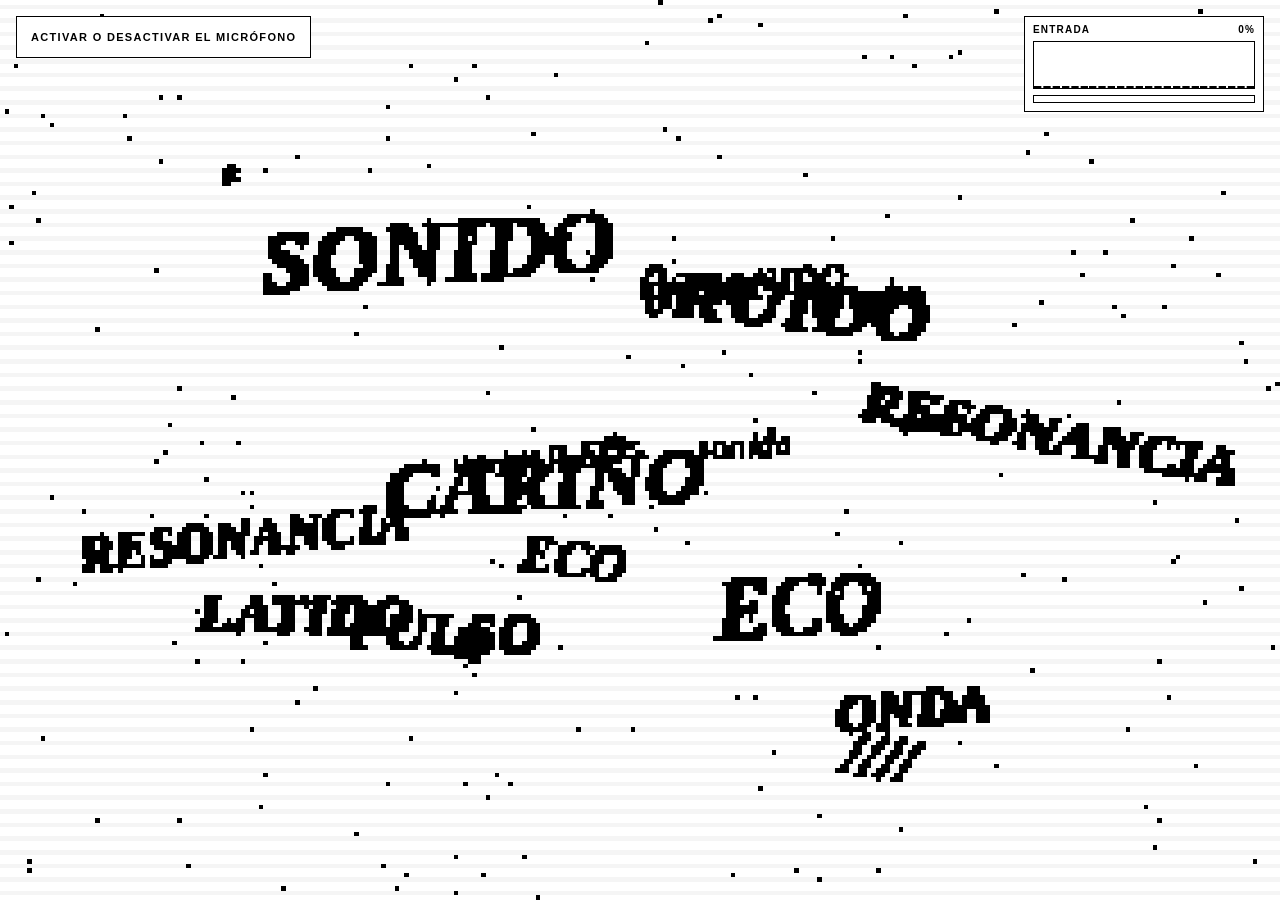
<file: index.html>
<!doctype html>
<html lang="es">
<head>
<meta charset="utf-8" />
<meta name="viewport" content="width=device-width,initial-scale=1,viewport-fit=cover" />
<title>Glitch tipográfico reactivo — responsive</title>
<style>
  * { box-sizing: border-box; }
  html, body {
    margin: 0;
    width: 100%;
    height: 100%;
    overflow: hidden;
    background: #fff;
  }
  body {
    background: #fff;
    font-family: Georgia, "Times New Roman", serif;
  }

  canvas#view {
    position: fixed;
    inset: 0;
    width: 100%;
    height: 100%;
    display: block;
    image-rendering: pixelated;
    image-rendering: crisp-edges;
  }

  #ui {
    position: fixed;
    z-index: 30;
    top: max(16px, env(safe-area-inset-top));
    left: max(16px, env(safe-area-inset-left));
    right: max(16px, env(safe-area-inset-right));
    display: flex;
    justify-content: space-between;
    align-items: flex-start;
    gap: 12px;
    pointer-events: none;
  }

  #toggleMic,
  #meterWrap {
    pointer-events: auto;
  }

  #toggleMic {
    border: 1px solid #000;
    background: #fff;
    color: #000;
    padding: 10px 14px;
    min-height: 42px;
    font: 700 clamp(10px, 1.2vw, 11px)/1 Arial, sans-serif;
    letter-spacing: .12em;
    text-transform: uppercase;
    cursor: pointer;
    mix-blend-mode: difference;
    max-width: min(78vw, 360px);
  }

  #toggleMic:hover {
    background: #000;
    color: #fff;
  }

  #meterWrap {
    width: min(30vw, 240px);
    min-width: 150px;
    background: rgba(255,255,255,.96);
    border: 1px solid #000;
    padding: 8px;
    display: flex;
    flex-direction: column;
    gap: 6px;
    mix-blend-mode: difference;
  }

  #meterLabel {
    display: flex;
    justify-content: space-between;
    gap: 8px;
    font: 700 10px/1 Arial, sans-serif;
    letter-spacing: .12em;
    text-transform: uppercase;
    color: #000;
  }

  #meterCanvas {
    width: 100%;
    height: 48px;
    display: block;
    background: #fff;
    border: 1px solid #000;
    image-rendering: pixelated;
  }

  #levelBar {
    width: 100%;
    height: 8px;
    background: #fff;
    border: 1px solid #000;
    position: relative;
    overflow: hidden;
  }

  #levelFill {
    position: absolute;
    inset: 0 auto 0 0;
    width: 0%;
    background: #000;
  }

  @media (max-width: 720px) {
    #ui {
      flex-direction: column;
      align-items: stretch;
    }

    #toggleMic {
      max-width: none;
      width: 100%;
    }

    #meterWrap {
      width: 100%;
      min-width: 0;
    }
  }
</style>
</head>
<body>
<canvas id="view"></canvas>

<div id="ui">
  <button id="toggleMic">Activar o desactivar el micrófono</button>

  <div id="meterWrap" aria-label="Visualizador de sonido de entrada">
    <div id="meterLabel">
      <span>Entrada</span>
      <span id="levelText">0%</span>
    </div>
    <canvas id="meterCanvas"></canvas>
    <div id="levelBar"><div id="levelFill"></div></div>
  </div>
</div>

<script>
(() => {
  const canvas = document.getElementById('view');
  const ctx = canvas.getContext('2d', { alpha: false });

  const button = document.getElementById('toggleMic');
  const meterCanvas = document.getElementById('meterCanvas');
  const mctx = meterCanvas.getContext('2d', { alpha: false });
  const levelFill = document.getElementById('levelFill');
  const levelText = document.getElementById('levelText');

  const scene = document.createElement('canvas');
  const sctx = scene.getContext('2d', { willReadFrequently: true });

  const textBuf = document.createElement('canvas');
  const tctx = textBuf.getContext('2d');

  let W = innerWidth, H = innerHeight;
  let dpr = Math.min(devicePixelRatio || 1, 2);

  let sw = 320, sh = 180;
  let sceneScale = 0.18;

  let audioCtx = null;
  let analyser = null;
  let stream = null;
  let freqData = null;
  let timeData = null;
  let prevFreq = null;
  let micActive = false;

  let smoothLevel = 0;
  let lowEnergy = 0;
  let midEnergy = 0;
  let highEnergy = 0;
  let pulse = 0;
  let fluxAvg = 0;
  let frame = 0;
  let redGlitch = 0;
  let lastRedGlitch = 0;

  // Mutación lenta durante el silencio
  let silenceStartedAt = performance.now();
  let lastSilenceMutation = 0;
  let nextSilenceMutation = 1700;

  const SENSITIVITY = 1.35;   // mayor sensibilidad general
  const ONSET_BIAS = 0.009;   // menor umbral para ataques
  const calmWords = ['sonido','eco','cariño','afecto','escucha','onda','prueba'];
  const denseWords = [
    'SONIDO','RUIDO','ECO','PULSO','CARIÑO','AFECTO','VIBRA','ONDA',
    'SEÑAL','LATIDO','RESONANCIA','TEMBLOR','EXPERIMENTO',
    '////','†','‡','×','∞','▓▓','▒▒','[]','()','+','◼'
  ];

  let items = [];

  function rnd(a,b){ return a + Math.random()*(b-a); }
  function pick(arr){ return arr[(Math.random()*arr.length)|0]; }
  function clamp(v,a,b){ return Math.max(a, Math.min(b, v)); }
  function lerp(a,b,t){ return a + (b-a)*t; }

  class Item {
    constructor(text, x, y, size, opts = {}) {
      this.text = text;
      this.baseX = x;
      this.baseY = y;
      this.x = x;
      this.y = y;
      this.baseSize = size;
      this.size = size;
      this.weight = opts.weight ?? 900;
      this.italic = opts.italic ?? true;
      this.alpha = opts.alpha ?? 1;
      this.kind = opts.kind ?? 'dense';
      this.anchor = opts.anchor ?? false;
      this.response = opts.response ?? 'mix'; // low, mid, high, mix
      this.scaleX = opts.scaleX ?? rnd(0.84, 1.12);
      this.scaleY = opts.scaleY ?? rnd(0.88, 1.05);
      this.baseRot = opts.rot ?? rnd(-0.14, 0.14);
      this.rot = this.baseRot;
      this.phase = rnd(0, Math.PI * 2);
      this.floatAmpX = opts.floatAmpX ?? rnd(10, 24);
      this.floatAmpY = opts.floatAmpY ?? rnd(8, 18);
      this.floatSpeed = opts.floatSpeed ?? rnd(0.14, 0.4);

      this.vx = 0;
      this.vy = 0;
      this.vr = 0;

      this.currentScale = 1;
      this.targetScale = 1;
      this.bandPhase = rnd(0, Math.PI * 2);
      this.sliceBias = opts.sliceBias ?? rnd(0.45, 1.2);
    }

    bandValue(audio) {
      if (this.response === 'low') return audio.low;
      if (this.response === 'mid') return audio.mid;
      if (this.response === 'high') return audio.high;
      return audio.level * 0.45 + audio.low * 0.2 + audio.mid * 0.2 + audio.high * 0.15;
    }

    kick(power) {
      this.vx += rnd(-1,1) * power * (this.anchor ? 12 : 7);
      this.vy += rnd(-1,1) * power * (this.anchor ? 8 : 4.5);
      this.vr += rnd(-1,1) * power * 0.08;
    }

    update(audio) {
      const band = this.bandValue(audio);
      this.phase += 0.004 + audio.level * 0.015 + audio.high * 0.006;

      const calmX = this.baseX + Math.sin(this.phase * this.floatSpeed) * this.floatAmpX;
      const calmY = this.baseY + Math.cos(this.phase * this.floatSpeed * 0.82) * this.floatAmpY;

      let moveX = 0, moveY = 0, rotPush = 0;

      if (this.response === 'low') {
        moveY += Math.sin(frame * 0.06 + this.bandPhase) * (5 + audio.low * 26);
        moveX += Math.cos(frame * 0.03 + this.bandPhase) * (1 + audio.low * 5);
      } else if (this.response === 'mid') {
        moveX += Math.sin(frame * 0.08 + this.bandPhase) * (4 + audio.mid * 28);
        moveY += Math.cos(frame * 0.035 + this.bandPhase) * (1 + audio.mid * 8);
        rotPush += Math.sin(frame * 0.045 + this.bandPhase) * (0.02 + audio.mid * 0.18);
      } else if (this.response === 'high') {
        moveX += rnd(-1,1) * (1 + audio.high * 18 + audio.pulse * 8);
        moveY += rnd(-1,1) * (1 + audio.high * 8);
        rotPush += rnd(-1,1) * (audio.high * 0.18 + audio.pulse * 0.12);
      } else {
        moveX += Math.sin(frame * 0.05 + this.bandPhase) * (3 + audio.level * 20 + audio.mid * 8);
        moveY += Math.cos(frame * 0.04 + this.bandPhase) * (3 + audio.level * 18 + audio.low * 10);
        rotPush += Math.sin(frame * 0.03 + this.bandPhase) * (0.01 + audio.high * 0.08);
      }

      // ESCALA REACTIVA:
      // casi silencio = pequeño / golpes = crecimiento brusco.
      const quietBase = this.kind === 'calm' ? 0.48 : 0.38;
      const levelGrowth = audio.level * (this.anchor ? 0.95 : 0.72);
      const beatGrowth = audio.pulse * (this.anchor ? 1.35 : 0.95);

      if (this.response === 'low') {
        this.targetScale = quietBase + levelGrowth + audio.low * 0.72 + beatGrowth;
      } else if (this.response === 'mid') {
        this.targetScale = quietBase + levelGrowth + audio.mid * 0.52 + beatGrowth * 0.82;
      } else if (this.response === 'high') {
        this.targetScale = quietBase + levelGrowth * 0.72 + audio.high * 0.36 + beatGrowth * 0.68;
      } else {
        this.targetScale = quietBase + levelGrowth + beatGrowth;
      }

      // En un golpe fuerte algunas palabras pueden llegar a más del doble.
      this.targetScale = clamp(this.targetScale, 0.34, this.anchor ? 2.7 : 2.15);

      // Ataque rápido al crecer, relajación más lenta al volver a pequeño.
      const scaleEase = this.targetScale > this.currentScale
        ? 0.30 + audio.pulse * 0.22
        : 0.075;

      this.currentScale += (this.targetScale - this.currentScale) * scaleEase;

      const targetX = calmX + moveX;
      const targetY = calmY + moveY;

      this.x += (targetX - this.x) * (0.07 + audio.level * 0.1);
      this.y += (targetY - this.y) * (0.07 + audio.level * 0.1);

      this.vx *= 0.90;
      this.vy *= 0.90;
      this.vr *= 0.90;

      this.x += this.vx;
      this.y += this.vy;

      const desiredRot = this.baseRot + rotPush + Math.sin(this.phase) * 0.015;
      this.rot += (desiredRot - this.rot) * 0.12 + this.vr;
    }
  }

  function sizeMeterCanvas() {
    const rect = meterCanvas.getBoundingClientRect();
    const mdpr = Math.min(devicePixelRatio || 1, 2);
    meterCanvas.width = Math.max(120, Math.round(rect.width * mdpr));
    meterCanvas.height = Math.max(36, Math.round(rect.height * mdpr));
    mctx.setTransform(mdpr, 0, 0, mdpr, 0, 0);
  }

  function resize() {
    W = innerWidth;
    H = innerHeight;
    dpr = Math.min(devicePixelRatio || 1, 2);

    canvas.width = W * dpr;
    canvas.height = H * dpr;
    canvas.style.width = W + 'px';
    canvas.style.height = H + 'px';
    ctx.setTransform(dpr, 0, 0, dpr, 0, 0);

    // Ajuste más robusto para pantallas de cualquier proporción
    const minSide = Math.min(W, H);
    const aspect = W / H;
    if (aspect > 2) sceneScale = 0.14;
    else if (aspect > 1.5) sceneScale = 0.16;
    else if (minSide > 1200) sceneScale = 0.16;
    else if (minSide > 900) sceneScale = 0.18;
    else sceneScale = 0.22;

    sw = Math.max(180, Math.round(W * sceneScale));
    sh = Math.max(120, Math.round(H * sceneScale));
    scene.width = sw;
    scene.height = sh;

    sizeMeterCanvas();
    buildComposition();
  }

  function buildComposition() {
    items = [];

    const calmCount = Math.max(5, Math.min(8, Math.round(W / 320)));
    for (let i = 0; i < calmCount; i++) {
      items.push(new Item(
        pick(calmWords),
        rnd(W * 0.24, W * 0.76),
        rnd(H * 0.24, H * 0.76),
        rnd(18, Math.min(44, W * 0.036)),
        {
          kind: 'calm',
          weight: Math.random() < 0.5 ? 400 : 700,
          italic: Math.random() < 0.8,
          alpha: rnd(0.35, 0.8),
          rot: rnd(-0.05, 0.05),
          response: pick(['low','mid','high','mix']),
          scaleX: rnd(0.95, 1.05),
          scaleY: rnd(0.96, 1.03),
          floatAmpX: rnd(12, 28),
          floatAmpY: rnd(10, 22),
          floatSpeed: rnd(0.18, 0.38),
          sliceBias: rnd(0.3, 0.65)
        }
      ));
      items[items.length - 1].currentScale = rnd(0.42, 0.56);
      items[items.length - 1].targetScale = items[items.length - 1].currentScale;
    }

    const anchors = [
      ['SONIDO', W * 0.34, H * 0.28, Math.min(W,H) * 0.24, -0.08, 'low'],
      ['RUIDO',  W * 0.62, H * 0.34, Math.min(W,H) * 0.20,  0.08, 'mid'],
      ['CARIÑO', W * 0.42, H * 0.53, Math.min(W,H) * 0.23, -0.04, 'low'],
      ['ECO',    W * 0.62, H * 0.67, Math.min(W,H) * 0.24, -0.07, 'high'],
      ['PULSO',  W * 0.34, H * 0.70, Math.min(W,H) * 0.16,  0.03, 'mix'],
    ];

    for (const [t,x,y,s,r,resp] of anchors) {
      items.push(new Item(t, x, y, s, {
        kind: 'dense',
        weight: 900,
        italic: true,
        alpha: 1,
        rot: r,
        response: resp,
        anchor: true,
        scaleX: rnd(0.84, 1.10),
        scaleY: rnd(0.90, 1.04),
        floatAmpX: rnd(8, 18),
        floatAmpY: rnd(8, 16),
        floatSpeed: rnd(0.12, 0.24),
        sliceBias: rnd(0.8, 1.2)
      }));
    }

    const extraCount = Math.max(10, Math.min(18, Math.round(W / 120)));
    const responses = ['low','mid','high','mix'];
    for (let i = 0; i < extraCount; i++) {
      const resp = responses[i % responses.length];
      items.push(new Item(
        pick(denseWords),
        rnd(W * 0.14, W * 0.86),
        rnd(H * 0.14, H * 0.86),
        rnd(Math.min(W,H) * 0.08, Math.min(W,H) * 0.17),
        {
          kind: 'dense',
          weight: Math.random() < 0.82 ? 900 : 700,
          italic: true,
          alpha: rnd(0.7, 1),
          rot: rnd(-0.18, 0.18),
          response: resp,
          anchor: Math.random() < 0.18,
          scaleX: rnd(0.82, 1.18),
          scaleY: rnd(0.88, 1.08),
          floatAmpX: rnd(10, 24),
          floatAmpY: rnd(8, 18),
          floatSpeed: rnd(0.16, 0.34),
          sliceBias: rnd(0.45, 1.1)
        }
      ));
    }
  }

  function drawWord(item, audio) {
    const size = Math.max(8, item.baseSize * item.currentScale * sceneScale);
    const x = item.x * sceneScale;
    const y = item.y * sceneScale;

    const textW = Math.max(80, Math.ceil(size * (item.text.length * 0.86 + 2.3) * 1.5));
    const textH = Math.max(34, Math.ceil(size * 2.15));
    textBuf.width = textW;
    textBuf.height = textH;

    tctx.setTransform(1,0,0,1,0,0);
    tctx.clearRect(0,0,textW,textH);
    tctx.translate(textW / 2, textH / 2);
    tctx.scale(item.scaleX, item.scaleY);
    tctx.textAlign = 'center';
    tctx.textBaseline = 'middle';
    tctx.fillStyle = '#000';
    tctx.font = `${item.italic ? 'italic ' : ''}${item.weight} ${size}px Georgia, "Times New Roman", serif`;
    tctx.fillText(item.text, 0, 0);

    const ghost = clamp(0.08 + audio.level * 0.1 + audio.pulse * 0.14, 0.06, 0.20);
    tctx.globalAlpha = ghost;
    tctx.fillText(item.text, -size * 0.05, 0);
    tctx.fillText(item.text,  size * 0.05, 0);
    tctx.globalAlpha = 1;

    sctx.save();
    sctx.translate(x, y);
    sctx.rotate(item.rot);

    const band = item.bandValue(audio);
    const intensity = clamp(audio.level * 0.55 + audio.pulse * 0.85 + band * 0.5, 0, 1);
    const baseSlice = Math.max(1, Math.floor(size * 0.08));
    const amp = intensity * (6 + size * 0.55) * item.sliceBias;
    const dxGlobal = item.response === 'mid'
      ? Math.sin(frame * 0.08 + item.phase) * amp * 0.22
      : 0;

    if (intensity < 0.045) {
      sctx.globalAlpha = item.alpha;
      sctx.drawImage(textBuf, -textW/2, -textH/2);
      sctx.restore();
      return;
    }

    let yy = 0;
    while (yy < textH) {
      const shh = Math.max(1, Math.floor(rnd(baseSlice * 0.7, baseSlice * 1.9)));
      const step = Math.floor(yy / Math.max(1, baseSlice));

      let dx = dxGlobal;

      if (item.response === 'low') {
        dx += Math.sin(step * 0.7 + frame * 0.03 + item.phase) * amp * 0.45;
      } else if (item.response === 'mid') {
        dx += Math.sin(step * 1.1 + frame * 0.055 + item.phase) * amp * 0.85;
      } else if (item.response === 'high') {
        dx += (Math.random() - 0.5) * amp * 1.25;
      } else {
        dx += Math.sin(step * 0.8 + frame * 0.04 + item.phase) * amp * 0.7
           + (Math.random() - 0.5) * amp * 0.35;
      }

      sctx.globalAlpha = item.alpha;
      sctx.drawImage(textBuf, 0, yy, textW, shh, -textW/2 + dx, -textH/2 + yy, textW, shh);

      if (audio.pulse > 0.035 && Math.random() < 0.76) {
        const copies = Math.min(7, Math.floor(1 + audio.pulse * 10 + band * 4));
        for (let c = 1; c <= copies; c++) {
          const stepOff = c * Math.max(1, Math.floor(size * 0.045));
          sctx.globalAlpha = clamp(0.12 - c * 0.016 + audio.pulse * 0.07, 0.02, 0.12);
          sctx.drawImage(
            textBuf, 0, yy, textW, shh,
            -textW/2 + dx - stepOff,
            -textH/2 + yy + c * 0.35,
            textW, shh
          );
        }
      }
      yy += shh;
    }

    sctx.globalAlpha = 1;
    sctx.restore();
  }

  function getAudio() {
    if (!analyser || !freqData || !timeData) {
      pulse *= 0.88;
      smoothLevel *= 0.92;
      lowEnergy *= 0.90;
      midEnergy *= 0.90;
      highEnergy *= 0.90;
      redGlitch *= 0.84;
      return { level: smoothLevel, low: lowEnergy, mid: midEnergy, high: highEnergy, pulse, red: redGlitch };
    }

    analyser.getByteFrequencyData(freqData);
    analyser.getByteTimeDomainData(timeData);

    const n = freqData.length;
    const lowEnd = Math.floor(n * 0.10);
    const midEnd = Math.floor(n * 0.32);
    const highEnd = Math.floor(n * 0.70);

    let low = 0, mid = 0, high = 0, all = 0;
    for (let i = 0; i < n; i++) {
      const v = freqData[i] / 255;
      all += v;
      if (i < lowEnd) low += v;
      else if (i < midEnd) mid += v;
      else if (i < highEnd) high += v;
    }

    low /= Math.max(1, lowEnd);
    mid /= Math.max(1, midEnd - lowEnd);
    high /= Math.max(1, highEnd - midEnd);
    all /= n;

    let sum = 0;
    for (let i = 0; i < timeData.length; i++) {
      const v = (timeData[i] - 128) / 128;
      sum += v * v;
    }
    const rms = Math.sqrt(sum / timeData.length);

    // más sensibilidad a sonidos bajos/medios
    const level = clamp((all * 0.85 + rms * 1.85) * SENSITIVITY, 0, 1);

    if (!prevFreq) prevFreq = new Float32Array(n);
    let flux = 0;
    for (let i = 0; i < n; i++) {
      const curr = freqData[i] / 255;
      const diff = curr - prevFreq[i];
      if (diff > 0) flux += diff;
      prevFreq[i] = curr;
    }
    flux /= n;
    fluxAvg = lerp(fluxAvg, flux, 0.1);

    const onset = flux > (fluxAvg * 1.42 + ONSET_BIAS);
    pulse *= 0.86;

    if (onset) {
      const power = clamp(flux * 10 + low * 0.7 + mid * 0.5 + 0.12, 0, 1);
      pulse = Math.max(pulse, power);

      items.forEach(item => {
        const band = item.bandValue({ level, low, mid, high, pulse });
        if (Math.random() < (item.anchor ? 0.92 : 0.55 + band * 0.25)) {
          item.kick(0.25 + power * 0.9 + band * 0.25);
        }
      });
    }

    smoothLevel += (level - smoothLevel) * (level > smoothLevel ? 0.28 : 0.10);
    lowEnergy += (low * SENSITIVITY - lowEnergy) * 0.20;
    midEnergy += (mid * SENSITIVITY - midEnergy) * 0.20;
    highEnergy += (high * SENSITIVITY - highEnergy) * 0.22;

    const now = performance.now();

    // Glitch rojo: aparece especialmente con agudos fuertes y ataques secos.
    if (
      now - lastRedGlitch > 120 &&
      (
        highEnergy > 0.13 ||
        (onset && high > 0.08) ||
        (pulse > 0.30 && highEnergy > 0.07)
      )
    ) {
      redGlitch = clamp(
        Math.max(redGlitch, highEnergy * 1.35 + pulse * 0.55),
        0,
        1
      );
      lastRedGlitch = now;
    }

    redGlitch *= 0.84;

    return {
      level: clamp(smoothLevel, 0, 1),
      low: clamp(lowEnergy, 0, 1),
      mid: clamp(midEnergy, 0, 1),
      high: clamp(highEnergy, 0, 1),
      pulse: clamp(pulse, 0, 1),
      red: clamp(redGlitch, 0, 1)
    };
  }


  function mutateQuietItem(item) {
    const oldText = item.text;

    // Palabras y símbolos van cambiando, pero de manera pausada.
    if (item.kind === 'calm') {
      let next = pick(calmWords);
      if (Math.random() < 0.18) next = pick(['eco','onda','pulso','aire','señal','afecto','ruido']);
      if (next === oldText) next = pick(calmWords);
      item.text = next;
    } else if (Math.random() < 0.22) {
      item.text = pick(denseWords);
    }

    // La composición también muta lentamente en silencio.
    item.baseX = clamp(item.baseX + rnd(-W * 0.08, W * 0.08), W * 0.18, W * 0.82);
    item.baseY = clamp(item.baseY + rnd(-H * 0.07, H * 0.07), H * 0.18, H * 0.82);
    item.baseRot = clamp(item.baseRot + rnd(-0.12, 0.12), -0.28, 0.28);
    item.scaleX = clamp(item.scaleX + rnd(-0.12, 0.12), 0.76, 1.26);
    item.scaleY = clamp(item.scaleY + rnd(-0.08, 0.08), 0.82, 1.14);
    item.floatAmpX = rnd(12, 38);
    item.floatAmpY = rnd(8, 30);
    item.floatSpeed = rnd(0.13, 0.42);
    item.phase += rnd(-1.2, 1.2);
  }

  function updateSilenceMutation(audio) {
    const now = performance.now();
    const isQuiet = audio.level < 0.045 && audio.pulse < 0.035;

    if (!isQuiet) {
      silenceStartedAt = now;
      return;
    }

    // Espera un pequeño momento antes de empezar a mutar.
    if (now - silenceStartedAt < 900) return;

    if (now - lastSilenceMutation >= nextSilenceMutation) {
      lastSilenceMutation = now;
      nextSilenceMutation = rnd(1300, 3200);

      const quietItems = items.filter(item => item.kind === 'calm');
      const changes = Math.min(
        quietItems.length,
        Math.random() < 0.35 ? 2 : 1
      );

      for (let i = 0; i < changes; i++) {
        const item = pick(quietItems);
        if (item) mutateQuietItem(item);
      }

      // Muy ocasionalmente muta un elemento grande que todavía está casi oculto.
      if (Math.random() < 0.18) {
        const dense = items.filter(item => item.kind === 'dense');
        const item = pick(dense);
        if (item) mutateQuietItem(item);
      }
    }
  }

  function renderScene(audio) {
    sctx.setTransform(1,0,0,1,0,0);
    sctx.clearRect(0,0,sw,sh);
    sctx.fillStyle = '#fff';
    sctx.fillRect(0,0,sw,sh);

    const calmOpacity = clamp(1 - audio.level * 1.05 - audio.pulse * 1.45, 0.14, 1);
    const denseOpacity = clamp(audio.level * 1.42 + audio.pulse * 1.65, 0, 1);

    for (const item of items) {
      item.update(audio);
      sctx.save();
      if (item.kind === 'calm') sctx.globalAlpha *= calmOpacity;
      else sctx.globalAlpha *= denseOpacity;
      drawWord(item, audio);
      sctx.restore();
    }

    const barCount = Math.floor(2 + audio.high * 12 + audio.pulse * 18);
    sctx.save();
    sctx.globalAlpha = clamp(audio.high * 0.16 + audio.pulse * 0.11, 0, 0.22);
    sctx.fillStyle = '#000';
    for (let i = 0; i < barCount; i++) {
      sctx.fillRect(rnd(0, sw), rnd(0, sh), rnd(sw * 0.04, sw * 0.30), rnd(1, 3));
    }
    sctx.restore();

    if (audio.pulse > 0.035 || audio.high > 0.08) {
      const sliceCount = Math.floor(2 + audio.pulse * 16 + audio.high * 10);
      const amp = Math.floor(2 + audio.pulse * 20 + audio.high * 8);
      for (let i = 0; i < sliceCount; i++) {
        const y = Math.floor(rnd(0, sh));
        const hh = Math.max(1, Math.floor(rnd(1, Math.max(2, 4 + audio.pulse * 10))));
        const dx = Math.floor(rnd(-amp, amp));
        try {
          const img = sctx.getImageData(0, y, sw, hh);
          sctx.putImageData(img, dx, y);
        } catch(e) {}
      }
    }

    const img = sctx.getImageData(0, 0, sw, sh);
    const px = img.data;
    const thresh = Math.floor(214 - audio.level * 42 - audio.pulse * 58 - audio.high * 16);
    const noiseAmt = 16 + audio.level * 18 + audio.pulse * 30 + audio.high * 12;

    for (let i = 0; i < px.length; i += 4) {
      const lum = 0.2126 * px[i] + 0.7152 * px[i+1] + 0.0722 * px[i+2];
      const n = (Math.random() - 0.5) * noiseAmt;
      let v = (lum + n > thresh) ? 255 : 0;

      if (Math.random() < 0.004 + audio.pulse * 0.018 + audio.high * 0.01) {
        v = (v === 255 ? 0 : 255);
      }

      px[i] = v; px[i+1] = v; px[i+2] = v; px[i+3] = 255;
    }
    sctx.putImageData(img, 0, 0);

    sctx.save();
    sctx.globalAlpha = clamp(0.04 + audio.high * 0.05 + audio.pulse * 0.04, 0.03, 0.12);
    sctx.fillStyle = '#000';
    for (let y = (frame % 3); y < sh; y += 3) sctx.fillRect(0, y, sw, 1);
    sctx.restore();
  }


  function drawRedGlitch(audio) {
    if (!audio.red || audio.red < 0.025) return;

    ctx.save();
    ctx.globalCompositeOperation = 'multiply';
    ctx.imageSmoothingEnabled = false;

    // Copias cromáticas horizontales, breves y agresivas.
    const slices = Math.floor(2 + audio.red * 10);
    for (let i = 0; i < slices; i++) {
      const y = rnd(H * 0.12, H * 0.88);
      const h = rnd(3, 28 + audio.red * 45);
      const dx = rnd(-1, 1) * (8 + audio.red * 42);

      ctx.globalAlpha = clamp(0.08 + audio.red * 0.20, 0.08, 0.28);
      ctx.fillStyle = '#ff0000';
      ctx.fillRect(
        rnd(W * 0.12, W * 0.72),
        y,
        rnd(W * 0.08, W * 0.30),
        Math.max(1, h * 0.18)
      );

      // Reutiliza una franja de la escena como desplazamiento rojo.
      try {
        const sy = Math.floor(y * dpr);
        const sh = Math.max(1, Math.floor(h * dpr));
        const strip = ctx.getImageData(0, sy, canvas.width, sh);

        // Tinta roja sobre píxeles oscuros
        const p = strip.data;
        for (let k = 0; k < p.length; k += 4) {
          const lum = (p[k] + p[k+1] + p[k+2]) / 3;
          if (lum < 170) {
            p[k] = 255;
            p[k+1] = 0;
            p[k+2] = 0;
            p[k+3] = Math.max(p[k+3], 180);
          } else {
            p[k+3] = 0;
          }
        }

        ctx.putImageData(strip, Math.floor(dx * dpr), sy);
      } catch(e) {}
    }

    // Destellos de símbolos rojos cerca del centro.
    if (audio.red > 0.18) {
      const marks = Math.floor(1 + audio.red * 5);
      ctx.globalAlpha = clamp(0.20 + audio.red * 0.35, 0.2, 0.5);
      ctx.fillStyle = '#ff0000';
      ctx.textAlign = 'center';
      ctx.textBaseline = 'middle';

      for (let i = 0; i < marks; i++) {
        const size = rnd(Math.min(W,H) * 0.035, Math.min(W,H) * 0.12);
        ctx.font = `900 italic ${size}px Georgia, "Times New Roman", serif`;
        ctx.save();
        ctx.translate(
          rnd(W * 0.28, W * 0.72),
          rnd(H * 0.26, H * 0.74)
        );
        ctx.rotate(rnd(-0.18, 0.18));
        ctx.fillText(pick(['RUIDO','ECO','////','†','×','PULSO']), 0, 0);
        ctx.restore();
      }
    }

    ctx.restore();
  }

  function presentScene(audio) {
    ctx.setTransform(dpr, 0, 0, dpr, 0, 0);
    ctx.imageSmoothingEnabled = false;
    ctx.clearRect(0,0,W,H);
    ctx.fillStyle = '#fff';
    ctx.fillRect(0,0,W,H);

    ctx.drawImage(scene, 0, 0, W, H);

    if (audio.pulse > 0.05) {
      ctx.save();
      ctx.imageSmoothingEnabled = false;
      ctx.globalAlpha = clamp(audio.pulse * 0.18, 0.04, 0.18);
      ctx.drawImage(scene, Math.floor(rnd(-20, 20)), Math.floor(rnd(-4, 4)), W, H);
      ctx.restore();
    }

    drawRedGlitch(audio);
  }

  function drawMeter(audio) {
    const rect = meterCanvas.getBoundingClientRect();
    const w = rect.width;
    const h = rect.height;

    mctx.setTransform((meterCanvas.width / w), 0, 0, (meterCanvas.height / h), 0, 0);
    mctx.clearRect(0, 0, w, h);
    mctx.fillStyle = '#fff';
    mctx.fillRect(0, 0, w, h);

    const bars = 24;
    const gap = 2;
    const barW = (w - gap * (bars - 1)) / bars;
    const data = freqData;

    for (let i = 0; i < bars; i++) {
      let v = 0;
      if (data && analyser) {
        const start = Math.floor((i / bars) * data.length);
        const end = Math.max(start + 1, Math.floor(((i + 1) / bars) * data.length));
        for (let j = start; j < end; j++) v += data[j] / 255;
        v /= (end - start);
        v = clamp(v * 1.35, 0, 1);
      }

      const barH = Math.max(2, v * h);
      const x = i * (barW + gap);
      const y = h - barH;

      mctx.fillStyle = '#000';
      mctx.fillRect(x, y, Math.max(1, barW), barH);
    }

    // línea de pulso general
    mctx.fillStyle = '#000';
    mctx.fillRect(0, h - 2, w * audio.level, 2);

    // Curva perceptual para que también se vea claramente el sonido suave.
    const visibleLevel = clamp(Math.pow(audio.level, 0.72), 0, 1);
    const pct = Math.round(visibleLevel * 100);
    levelFill.style.width = pct + '%';
    levelText.textContent = pct + '%';
  }

  async function enableMic() {
    audioCtx = audioCtx || new (window.AudioContext || window.webkitAudioContext)();
    if (audioCtx.state === 'suspended') await audioCtx.resume();

    stream = await navigator.mediaDevices.getUserMedia({
      audio: {
        echoCancellation: false,
        noiseSuppression: false,
        autoGainControl: false
      }
    });

    analyser = audioCtx.createAnalyser();
    analyser.fftSize = 2048;
    analyser.smoothingTimeConstant = 0.10;

    freqData = new Uint8Array(analyser.frequencyBinCount);
    timeData = new Uint8Array(analyser.fftSize);
    prevFreq = new Float32Array(analyser.frequencyBinCount);

    const src = audioCtx.createMediaStreamSource(stream);
    src.connect(analyser);
    micActive = true;
  }

  function disableMic() {
    if (stream) {
      stream.getTracks().forEach(t => t.stop());
      stream = null;
    }
    analyser = null;
    freqData = null;
    timeData = null;
    prevFreq = null;
    micActive = false;
    smoothLevel = 0;
    lowEnergy = 0;
    midEnergy = 0;
    highEnergy = 0;
    pulse = 0;
    fluxAvg = 0;
    redGlitch = 0;
    levelFill.style.width = '0%';
    levelText.textContent = '0%';
  }

  async function toggleMic() {
    try {
      if (!micActive) await enableMic();
      else disableMic();
    } catch (err) {
      console.error(err);
      disableMic();
    }
  }

  function render() {
    frame++;
    const audio = getAudio();
    updateSilenceMutation(audio);
    renderScene(audio);
    presentScene(audio);
    drawMeter(audio);
    requestAnimationFrame(render);
  }

  button.addEventListener('click', toggleMic);
  window.addEventListener('resize', resize);

  resize();
  render();
})();
</script>
</body>
</html>
</file>
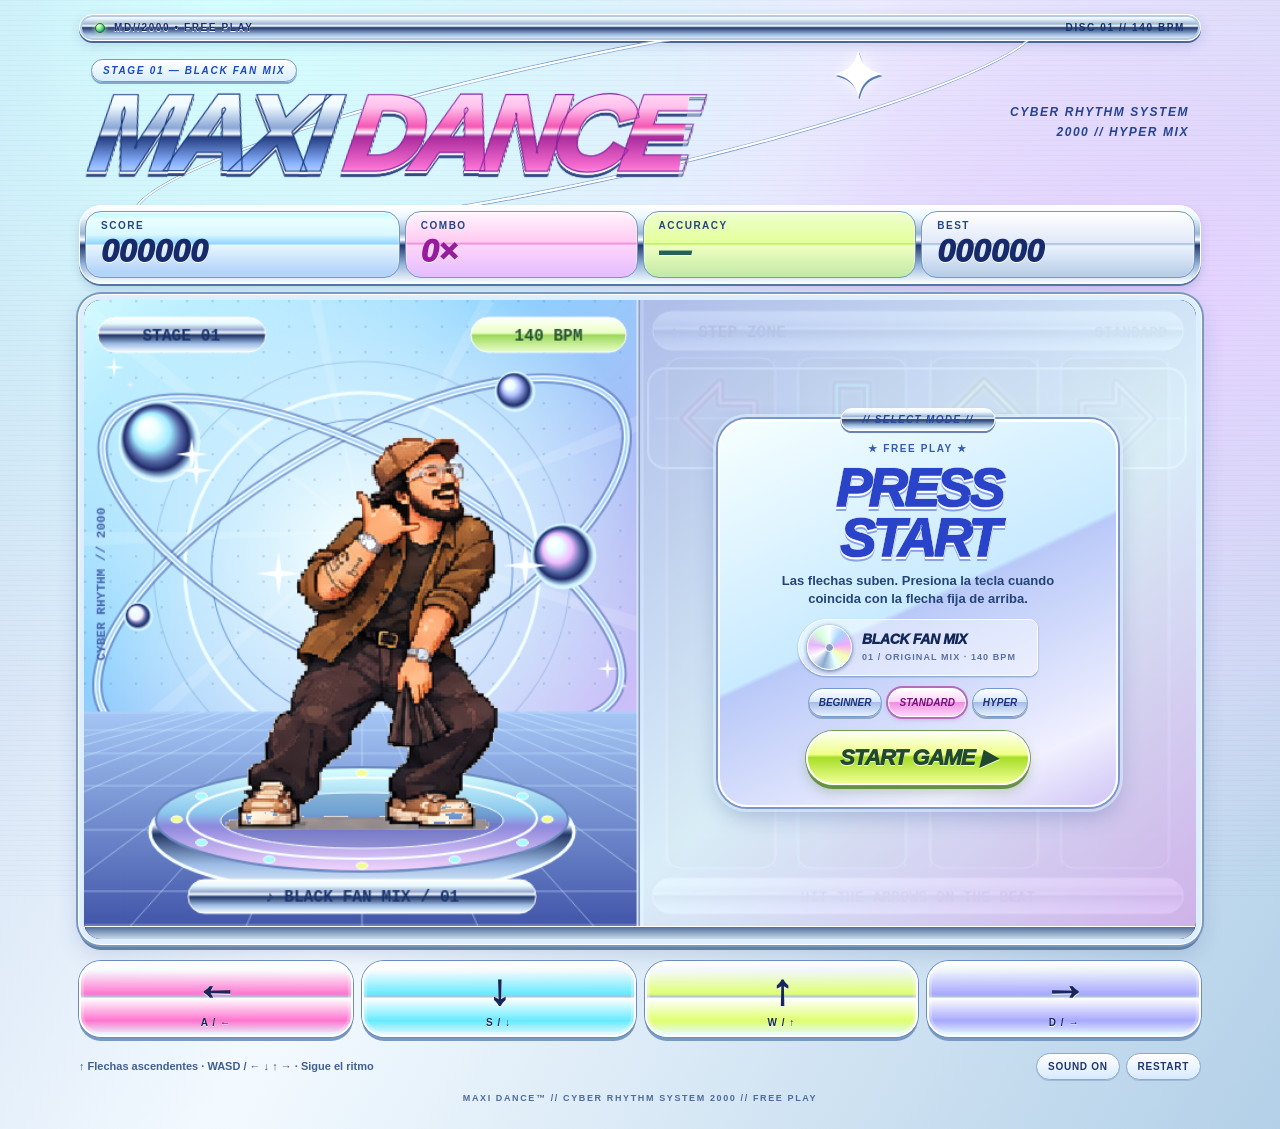
<file: fan-dance/index.html>
<!doctype html>
<html lang="es"><head><meta charset="utf-8"><meta name="viewport" content="width=device-width,initial-scale=1,viewport-fit=cover"><meta name="theme-color" content="#d4e8f5"><title>MAXI DANCE 2000 — Black Fan Mix</title>
<style>
:root{--ink:#10174e;--blue:#254bfe;--cyan:#8df9ff;--pink:#ff42b8;--yellow:#f0ff52;--purple:#7557ef;--silver:#d8e8fa;--chrome:linear-gradient(180deg,#fff 0%,#eaf6ff 15%,#9db6d2 36%,#fff 44%,#546f9f 49%,#243a6d 51%,#9bb9dd 77%,#f8fdff 100%)}
*{box-sizing:border-box}html{color-scheme:light}body{margin:0;color:var(--ink);background:radial-gradient(ellipse at 18% 0,#d4ffff 0,transparent 46%),radial-gradient(ellipse at 90% 25%,#e4d1ff 0,transparent 50%),linear-gradient(120deg,#c2d4ef,#f3faff 45%,#b3d0e8);font:700 14px Arial,Helvetica,sans-serif;min-height:100vh}body:before{content:"";position:fixed;inset:0;pointer-events:none;background:repeating-linear-gradient(0deg,transparent 0 4px,#6a95ba0c 4px 5px);z-index:-1}
main{max-width:1170px;margin:auto;padding:14px 24px 26px}button{font:inherit;cursor:pointer;touch-action:manipulation}button:focus-visible{outline:3px solid #a500bd;outline-offset:3px}
.top{display:flex;justify-content:space-between;align-items:center;gap:10px;padding:7px 15px;border-radius:22px;background:var(--chrome);border:1px solid #fff;box-shadow:0 2px 0 #4d6595,0 4px 12px #2f47972b,inset 0 0 0 2px #b6cce5}
.tag{font:900 10px Arial,sans-serif;letter-spacing:.16em;text-transform:uppercase}.brand{display:flex;align-items:center;gap:9px;color:#172c70;text-shadow:0 1px white}.dot{width:10px;height:10px;background:radial-gradient(circle at 30% 24%,white,#a4ff88 30%,#1eaa78 75%);border:1px solid #276859;border-radius:50%;box-shadow:0 0 5px #c7ff8c}.top>.tag{color:#153271}
.intro{position:relative;isolation:isolate;display:flex;align-items:center;justify-content:space-between;gap:12px;padding:18px 12px 19px;overflow:hidden}.intro:before{content:"";position:absolute;width:82%;height:75%;border:2px solid #fff;box-shadow:0 0 0 1px #809ec9,inset 0 0 0 1px #93b2d7;border-radius:50%;transform:rotate(-12deg);left:4%;top:9%;z-index:-1}.intro:after{content:"✦";font-size:62px;line-height:1;color:#fff;text-shadow:1px 2px #547cbb,0 0 15px #fff;position:absolute;top:5px;left:67%;z-index:-1}
.intro>div>.tag{display:inline-block;color:#1949c5;font-style:italic;letter-spacing:.17em;background:linear-gradient(#fff,#d6edff);padding:5px 11px;border:1px solid #729bc9;border-radius:30px;box-shadow:0 2px #87a7c8}.intro p{margin:0 0 0 10px;color:#244392;font:italic 900 12px Arial;letter-spacing:.13em;text-align:right;line-height:1.7;white-space:nowrap}
h1{position:relative;font:italic 1000 clamp(48px,8.7vw,104px)/.96 Arial Black,Arial,sans-serif;letter-spacing:-.085em;white-space:nowrap;margin:4px 0 0;transform:skewX(-8deg) scaleX(1.04);transform-origin:left center;color:#dceaff;-webkit-text-stroke:1.2px #193d80;text-shadow:0 2px #fff,0 4px #8199cc,0 6px #324e96,0 9px #14285c,0 10px 14px #253f8350}h1 span{color:#ffa8df;-webkit-text-stroke:1px #83219d;text-shadow:0 2px #fff2ff,0 4px #ec61b4,0 6px #8c368e,0 9px #4b2272,0 10px 14px #723ca350}
@supports(background-clip:text) or (-webkit-background-clip:text){h1{background:linear-gradient(#fff 0%,#effaff 20%,#8aa6d5 42%,#f9ffff 48%,#243c80 51%,#88b1ff 77%,#f8ffff 100%);background-clip:text;-webkit-background-clip:text;color:transparent;filter:drop-shadow(0 2px 0 #fff) drop-shadow(0 3px 0 #334b85);text-shadow:none}h1 span{background:linear-gradient(#fff6ff 0%,#ffc0ed 26%,#f456b3 43%,#fff 48%,#a82a9b 51%,#f66cd0 77%,#ffedff 100%);background-clip:text;-webkit-background-clip:text;color:transparent;text-shadow:none}}
.hud{display:grid;grid-template-columns:1.15fr .85fr 1fr 1fr;gap:5px;padding:5px;background:var(--chrome);border-radius:22px;border:1px solid white;margin-bottom:11px;box-shadow:0 2px 0 #55769f,0 5px 10px #395b9b35}
.stat{background:linear-gradient(#b3faff,#eaffff 12%,#d9f8ff 35%,#8fd6ff 49%,#e8f6ff 51%,#b4d4fa 92%);border:1px solid #7398c9;border-radius:16px;padding:8px 15px;min-width:0;box-shadow:inset 0 1px 2px #fff}.stat:nth-child(2){background:linear-gradient(#fff5ff,#ffcaf1 46%,#eb88dd 49%,#ffd5fa 51%,#e2bcff)}.stat:nth-child(3){background:linear-gradient(#eeffcf,#e4ff9b 47%,#bbec60 49%,#efffc1 52%,#c1e9a5)}.stat:nth-child(4){background:linear-gradient(#fff,#e1e9f8 47%,#a0b6d9 49%,#eaf3ff 52%,#b5cbe5)}.stat small{display:block;color:#264581;font:900 10px Arial;letter-spacing:.15em}.stat strong{font:italic 1000 clamp(19px,3.8vw,32px)/1.1 Arial Black,Arial,sans-serif;font-variant-numeric:tabular-nums;display:block;color:#172a6b;margin-top:3px;overflow:hidden;text-shadow:0 1px white}.stat:nth-child(2) strong{color:#971b9d}.stat:nth-child(3) strong{color:#226454}
.screen{position:relative;isolation:isolate;overflow:hidden;border:5px solid #dceeff;border-radius:22px;background:#071133;box-shadow:0 0 0 1px white,0 0 0 3px #7999c0,0 6px 0 #647fa8,0 9px 22px #344b9435}canvas{display:block;width:100%;height:auto}.progress{height:13px;background:linear-gradient(#526e9b,#c9daed);border-top:1px solid #fff;padding:2px 5px}.progress i{display:block;width:0;height:100%;background:linear-gradient(0deg,#09a7ec,#9effff 60%,#fff);box-shadow:0 0 7px #62eaff;border-radius:20px}
.overlay{position:absolute;inset:0 0 13px 50%;display:flex;align-items:center;justify-content:center;background:linear-gradient(140deg,#bbc9f2e8,#e4f8fff0 53%,#dcbdf4ed);padding:20px;overflow:auto}.overlay[hidden]{display:none}.menu{width:min(400px,100%);padding:22px 15px 20px;text-align:center;border:2px solid #fff;border-radius:29px;background:linear-gradient(155deg,#f6ffff,#c9eaff 48%,#b9c9f8 49%,#f0f0ff 85%,#d0c5f5);box-shadow:0 0 0 2px #7b96c9,0 0 0 5px #e7f5ff88,0 9px 22px #38569f55,inset 0 1px #fff;position:relative;color:#122758}.menu:before{content:"//  SELECT MODE  //";position:absolute;top:-13px;left:50%;transform:translateX(-50%);white-space:nowrap;color:#2345a0;background:var(--chrome);padding:5px 21px;border:1px solid white;border-radius:30px;font:italic 900 10px Arial;letter-spacing:.13em;box-shadow:0 2px #6682ba}.menu h2{font:italic 1000 clamp(27px,4.5vw,54px)/.93 Arial Black,Arial,sans-serif;letter-spacing:-.065em;margin:9px 0;color:#2944c8;-webkit-text-stroke:.4px #fff;text-shadow:0 2px #fff,0 4px #87a3eb}.menu p{max-width:295px;margin:8px auto 10px;color:#244477;font-size:13px;line-height:1.4}
.disc-track{display:flex;align-items:center;gap:10px;text-align:left;margin:0 auto 9px;width:min(240px,100%);padding:5px 8px;background:#ffffff70;border:1px solid #fff;border-radius:40px 12px 12px 40px;box-shadow:0 1px 2px #7598c1}.disc{display:block;position:relative;flex:0 0 45px;width:45px;height:45px;border:1px solid white;border-radius:50%;background:conic-gradient(#f7ffff,#a6d4ff,#f4aaff,#f6ffb1,#e7ffff,#8aa9d1,#fff,#e6b3fd,#d2ffd9,#f7ffff);box-shadow:0 1px 4px #486998}.disc:after{content:"";position:absolute;inset:17px;border:1px solid #fff;border-radius:50%;background:#879dc2}.disc-track b{font:italic 1000 14px Arial;display:block;letter-spacing:-.025em}.disc-track small{font:900 9px Arial;letter-spacing:.12em;color:#5a71a0}
.choices{display:flex;justify-content:center;gap:6px;margin:12px 0 14px}.choices button{font:italic 900 10px Arial;color:#1a3277;background:linear-gradient(#fff,#d7e8ff 47%,#a6bde6 49%,#e8f2ff);border:1px solid #7599cd;border-radius:18px;padding:8px 10px;box-shadow:0 2px #90a6c6}.choices button.active{color:#701678;border-color:white;background:linear-gradient(#fff,#ffd4f6 47%,#ef8dde 49%,#ffd6fc);box-shadow:0 0 0 2px #b66bbb,0 2px 5px #b66bbb80}
.start{font:italic 1000 22px Arial Black,Arial,sans-serif;letter-spacing:-.04em;background:linear-gradient(#fcffed,#efff86 43%,#a7de28 49%,#efff92 100%);color:#20492f;border:2px solid #fff;padding:12px 32px;min-width:184px;border-radius:45px;box-shadow:0 0 0 1px #779d4b,0 4px #649143,0 8px 12px #668c574d;text-shadow:0 1px #fcffed}.start:hover{filter:brightness(1.08)}.start:active{transform:translateY(3px);box-shadow:0 0 0 1px #779d4b}
.controls{display:grid;grid-template-columns:repeat(4,1fr);gap:9px;margin-top:17px}.key{--key:#ff75cf;position:relative;background:linear-gradient(180deg,#fff 0%,#ffffffb0 10%,var(--key) 43%,#adc1dd 47%,#fff 49%,var(--key) 80%,#e4f8ff 100%);border:2px solid #fff;border-radius:22px;color:#172858;padding:7px;font:1000 clamp(28px,5vw,42px)/1 Arial,sans-serif;box-shadow:0 0 0 1px #6b8cc0,0 4px #7899c0,inset 0 0 0 3px #ffffff40;text-shadow:0 1px white;user-select:none;touch-action:none}.key:nth-child(2){--key:#67eaff}.key:nth-child(3){--key:#dfff6f}.key:nth-child(4){--key:#a8a8ff}.key span{display:block;font:900 10px Arial;letter-spacing:.1em;margin-top:5px}.key.active{background:#fff;color:#294ecb;transform:translateY(3px);box-shadow:0 0 18px var(--key),0 0 0 1px #7c9bd0}
.foot{display:flex;justify-content:space-between;align-items:center;gap:10px;margin-top:16px;flex-wrap:wrap;font-size:11px;color:#425f91}.tools{display:flex;gap:6px;flex-wrap:wrap}.tools button{border:1px solid #8da9cd;background:linear-gradient(#fff,#d8eaff);padding:7px 11px;color:#20366e;font:900 10px Arial;letter-spacing:.07em;border-radius:20px;box-shadow:0 1px #a0b9d7}.credit{margin-top:13px;text-align:center;font-size:9px;color:#4d6b9d;letter-spacing:.18em}.result{font:italic 1000 27px Arial Black,Arial;color:#a729b4;text-shadow:0 1px #fff}
@media(max-width:600px){main{padding:10px 10px 16px}.top{padding:6px 9px}.intro{padding:12px 3px 15px}.intro p{display:none}.intro>div>.tag{font-size:8px}h1{font-size:clamp(43px,11.5vw,72px)}.tag{font-size:8px}.hud{gap:3px;padding:3px;margin-bottom:8px;border-radius:13px}.stat{padding:6px 5px;border-radius:10px}.stat small{font-size:8px;letter-spacing:0}.stat strong{font-size:clamp(15px,4.4vw,23px)}.screen{border-width:3px;border-radius:15px}.overlay{inset:40.8% 0 13px;padding:10px}.menu{padding:12px 10px;border-radius:22px}.menu h2{font-size:29px;margin:4px 0}.menu p{font-size:11px;margin:5px auto}.disc-track{margin-bottom:5px;padding:4px 7px}.disc{width:35px;height:35px;flex-basis:35px}.disc:after{inset:13px}.choices{margin:7px 0 9px}.choices button{padding:6px 8px;font-size:10px}.start{padding:8px 23px;font-size:18px}.controls{gap:7px;margin-top:14px}.key{padding:7px;font-size:30px;border-radius:15px}.foot{margin-top:13px}}
@media(prefers-reduced-motion:reduce){*{transition:none!important}}

.date-reveal{display:none}.overlay.ended{inset:0 0 13px 0;background:radial-gradient(ellipse at 50% 32%,#f7ffff 0%,#d5ecff 37%,#c7bcf4 75%,#a8c5ec 100%);padding:18px;overflow:auto}.overlay.ended .menu{width:min(720px,100%);padding:20px 18px;background:transparent;border:0;box-shadow:none}.overlay.ended .menu:before,.overlay.ended .disc-track,.overlay.ended .choices,.overlay.ended #heading{display:none}.overlay.ended .date-reveal{display:block;position:relative;isolation:isolate;padding:10px 0 16px;margin:0 auto 10px;animation:dateIn .55s cubic-bezier(.16,1,.3,1) both}.date-reveal:before,.date-reveal:after{content:"";position:absolute;z-index:-1;left:9%;top:22%;width:82%;height:58%;border:2px solid white;border-radius:50%;transform:rotate(-12deg);box-shadow:0 0 0 1px #8ca7cf,0 0 16px #ffffff9c}.date-reveal:after{transform:rotate(13deg);left:13%;width:74%;border-color:#f8e8ff}.date-number{display:block;white-space:nowrap;font:italic 1000 clamp(80px,15vw,172px)/.96 Arial Black,Arial,sans-serif;letter-spacing:-.09em;padding:0 .08em .08em 0;color:#a4bdec;-webkit-text-stroke:1.5px #3c5594;text-shadow:0 3px #fff,0 6px #8da7d9,0 9px #3e5594,0 11px 15px #53699e50}.date-caption{display:block;color:#8218a2;font:italic 1000 clamp(23px,4.4vw,46px)/1.1 Arial Black,Arial,sans-serif;letter-spacing:-.045em;text-shadow:0 2px white,0 3px #ca9ed7}.date-spark{position:absolute;color:white;text-shadow:0 0 12px white,1px 1px #8aa4d5;font-size:38px;top:6%;left:12%}.date-spark:last-child{left:auto;right:12%;top:62%;font-size:28px}.overlay.ended #description{max-width:none;margin:5px auto;color:#244477}.overlay.ended .result{font-size:21px;margin:4px 0 12px}.overlay.ended #eyebrow{letter-spacing:.22em}
@supports(background-clip:text) or (-webkit-background-clip:text){.date-number{background:linear-gradient(#fff 0%,#edfaff 18%,#a1b9e3 39%,#fff 46%,#334780 49%,#7d9bd5 70%,#f9ffff 100%);background-clip:text;-webkit-background-clip:text;color:transparent;text-shadow:none;filter:drop-shadow(0 2px 0 #fff) drop-shadow(0 4px 0 #435f9e)}}
@keyframes dateIn{from{opacity:0;transform:scale(.84)}to{opacity:1;transform:scale(1)}}@media(max-width:600px){.overlay.ended{padding:10px}.overlay.ended .menu{padding:12px 4px}.date-number{font-size:clamp(72px,23vw,120px)}.date-caption{font-size:clamp(23px,7vw,37px)}.overlay.ended .result{margin-bottom:10px}.date-spark{font-size:27px}}@media(prefers-reduced-motion:reduce){.overlay.ended .date-reveal{animation:none}}

/* Mobile arcade layout: controls remain in the visible safe area. */
@media(max-width:760px) and (orientation:portrait){
html,body{height:100%;overscroll-behavior:none}body{overflow:hidden}main{width:100%;max-width:none;height:100vh;height:100dvh;display:flex;flex-direction:column;gap:5px;padding:6px 8px max(7px,env(safe-area-inset-bottom));padding-top:max(6px,env(safe-area-inset-top));overflow:hidden}
.top{flex:none;padding:5px 9px;min-height:25px}.top .tag{font-size:9px;letter-spacing:.07em}.intro{flex:none;padding:3px 4px 7px;min-height:0;display:flex;justify-content:center}.intro>div{width:100%;text-align:center}.intro>div>.tag{font-size:8px;padding:3px 8px;letter-spacing:.12em}.intro h1{font-size:clamp(34px,10.4vw,62px);margin:3px 0 0;transform:skewX(-7deg);transform-origin:center;line-height:1}.intro:before{width:90%;left:5%;height:65%}.intro:after{font-size:35px;left:86%;top:0}.intro p{display:none}
.hud{flex:none;margin:0;gap:3px;padding:3px;border-radius:13px;grid-template-columns:1.15fr .75fr .95fr 1fr}.stat{padding:5px 5px 4px;border-radius:9px;text-align:center}.stat small{font-size:clamp(8px,2.15vw,10px);letter-spacing:.02em}.stat strong{font-size:clamp(15px,4.5vw,25px);margin-top:1px;line-height:1.12}
.screen{display:flex;flex-direction:column;flex:1 1 auto;min-height:0;margin:1px 0 2px;border-width:3px;border-radius:14px;box-shadow:0 0 0 1px #fff,0 3px #7794bb;overflow:hidden}.screen canvas{flex:1 1 0;min-height:0;width:100%;height:0;display:block}.progress{flex:0 0 8px;height:8px;padding:1px 3px}
.controls{flex:none;display:grid;grid-template-columns:repeat(4,minmax(0,1fr));gap:5px;margin:2px 0 1px;touch-action:none}.key{min-width:0;min-height:65px;height:clamp(65px,10.4dvh,88px);padding:5px 0 4px;border-radius:15px;font-size:clamp(35px,11vw,54px);line-height:.93;box-shadow:0 0 0 1px #6b8cc0,0 3px #7899c0,inset 0 0 0 3px #ffffff40;-webkit-tap-highlight-color:transparent}.key span{font-size:9px;margin-top:5px}.key.active{transform:translateY(2px)}
.foot{flex:none;justify-content:center;gap:0;margin:0;padding:0}.foot>span,.credit{display:none}.tools{gap:10px}.tools button{min-height:28px;font-size:9px;padding:4px 13px}.tools button[hidden]{display:none}
.overlay{inset:0 0 8px;background:linear-gradient(180deg,#c8e8ff00 0%,#c8e8ff22 17%,#c7d9f7d9 36%,#e7f5fff5 62%,#dacaf8fa 100%);padding:12px 12px 9px;align-items:flex-end;overflow:auto}.menu{width:min(100%,370px);margin:auto auto 0;padding:14px 10px 12px;border-radius:23px;box-shadow:0 0 0 1px #819ed1,0 3px 10px #4266aa55}.menu h2{font-size:clamp(26px,8vw,40px);margin:5px 0;line-height:.95}.menu p{font-size:12px;line-height:1.25;margin:5px auto 8px}.disc-track{padding:4px 8px;margin:0 auto 7px}.disc{width:32px;height:32px;flex-basis:32px}.disc:after{inset:12px}.choices{gap:4px;margin:7px 0 10px}.choices button{padding:8px 7px;min-height:36px;font-size:10px}.start{width:min(100%,245px);min-height:46px;font-size:20px;padding:8px 12px}
.overlay.ended{inset:0 0 8px;align-items:center;padding:12px;background:radial-gradient(ellipse at 50% 37%,#fff 0%,#d9eeff 40%,#c7bcf4 75%,#a8c5ec 100%)}.overlay.ended .menu{margin:auto;padding:10px 4px}.date-number{font-size:clamp(76px,25vw,145px)}.date-caption{font-size:clamp(25px,8vw,44px)}.date-reveal:before{left:1%;width:98%}.date-reveal:after{left:5%;width:90%}
}
@media(max-width:760px) and (orientation:portrait) and (max-height:680px){
main{gap:3px}.intro{padding:1px 4px 4px}.intro>div>.tag{display:none}.intro h1{font-size:clamp(30px,9vw,47px)}.top{min-height:22px;padding:3px 8px}.stat{padding:4px}.key{height:60px;min-height:60px;font-size:36px}.tools button{min-height:25px}.menu{padding:11px 8px 9px}.menu h2{font-size:29px}.menu .disc-track{display:none}.menu p{font-size:11px}.choices{margin:5px 0 7px}.choices button{min-height:32px}.start{min-height:42px}
}
@media(max-width:950px) and (orientation:landscape) and (max-height:520px){
main{max-width:none;padding:5px 10px max(5px,env(safe-area-inset-bottom));height:100dvh;display:grid;grid-template-columns:minmax(0,1fr) 140px;grid-template-rows:auto auto minmax(0,1fr);gap:5px}.top{grid-column:1/-1;padding:3px 10px}.intro{display:none}.hud{grid-column:1/-1;margin:0;padding:3px;gap:3px}.stat{padding:3px 8px}.stat small{font-size:8px}.stat strong{font-size:17px;margin:0}.screen{grid-column:1;display:flex;flex-direction:column;min-height:0;border-width:3px;border-radius:12px;margin:0}.screen canvas{height:0;min-height:0;width:100%;flex:1 1 0;object-fit:contain}.progress{height:7px;flex:0 0 7px;padding:1px 3px}.controls{grid-column:2;margin:0;align-content:stretch;grid-template-columns:1fr 1fr;gap:6px}.key{font-size:32px;padding:4px;border-radius:12px}.key span{font-size:9px}.foot,.credit{display:none}.overlay{inset:0 0 7px 48%;padding:5px}.menu{padding:10px 7px 6px}.menu h2{font-size:25px}.menu p{font-size:10px}.disc-track{display:none}.choices{margin:6px 0}.choices button{font-size:9px;padding:6px}.start{font-size:17px;min-width:0;padding:7px 18px}.overlay.ended{inset:0 0 7px}.overlay.ended .menu{padding:3px}.overlay.ended .date-number{font-size:clamp(60px,18vh,100px)}.overlay.ended .date-caption{font-size:24px}
}

/* Compact mobile edition: fit inside the actual browser viewport, not the full device height. */
@media(max-width:760px) and (orientation:portrait){
html,body{height:auto;min-height:100%;overflow-x:hidden;overflow-y:auto;overscroll-behavior-y:auto}
main{width:min(100%,440px);height:calc(100vh - 20px);height:calc(100svh - 20px);height:calc(var(--phone-height,100svh) - 20px);min-height:0;max-height:740px;margin:0 auto;gap:4px;padding:max(4px,env(safe-area-inset-top)) 10px max(5px,env(safe-area-inset-bottom));overflow:visible}
.top{display:none}.intro{padding:1px 2px 5px;flex:none}.intro>div>.tag{font-size:7px;padding:2px 7px;line-height:1.05}.intro h1{font-size:clamp(27px,8.5vw,43px);line-height:.94;margin:4px 0 1px}.intro:after{font-size:23px;top:1px}.intro:before{height:60%}
.hud{gap:3px;padding:3px;border-radius:10px}.stat{padding:4px 3px;border-radius:7px}.stat small{font-size:8px}.stat strong{font-size:clamp(14px,3.8vw,20px)}
.screen{min-height:218px;border-width:2px;border-radius:12px;margin:0;flex:1 1 0}.screen canvas{height:0;min-height:0;flex:1 1 0;width:100%;display:block}.progress{height:6px;flex-basis:6px}
.controls{gap:5px;margin:3px 0 0}.key{height:clamp(46px,8dvh,58px);min-height:46px;font-size:clamp(27px,8.5vw,38px);padding:3px 0;line-height:.88;border-radius:12px}.key span{display:none}
.foot{margin:0;padding:0;min-height:23px}.tools{gap:6px}.tools button{min-height:24px;padding:3px 10px;font-size:8px}
.overlay{inset:0 0 6px;padding:7px;align-items:center;background:linear-gradient(155deg,#e5faffeb,#d7d8f8f5);overflow:auto}.menu{margin:auto;width:min(100%,310px);padding:12px 8px 9px;border-radius:17px}.menu:before{font-size:8px;padding:3px 10px;top:-9px}.menu h2{font-size:clamp(25px,7vw,32px);margin:4px 0;line-height:1}.menu p{font-size:11px;line-height:1.23;margin:5px auto 7px}.disc-track{display:none}.choices{gap:4px;margin:6px 0 9px}.choices button{min-height:31px;padding:6px;font-size:9px}.start{min-height:40px;font-size:17px;padding:7px 14px;max-width:215px}
.overlay.ended{inset:0 0 6px;padding:6px}.overlay.ended .menu{padding:5px 2px}.overlay.ended .date-reveal{padding:4px 0 8px;margin-bottom:6px}.date-number{font-size:clamp(60px,22vw,110px)}.date-caption{font-size:clamp(20px,6.4vw,34px)}.overlay.ended #description{font-size:10px;line-height:1.25;margin:3px auto}.overlay.ended .result{font-size:17px;margin:3px 0 6px}
}
@media(max-width:760px) and (orientation:portrait) and (max-height:600px){
main{gap:3px}.intro>div>.tag{display:none}.intro h1{font-size:30px}.key{height:46px;min-height:46px}.menu h2{font-size:25px}.menu p{font-size:10px}.choices{margin:5px 0 6px}.start{min-height:37px}.date-number{font-size:68px}.date-caption{font-size:24px}
}
</style></head><body><main>
<header class="top"><div class="brand"><i class="dot"></i><span class="tag">MD//2000 • FREE PLAY</span></div><span class="tag">DISC 01 // 140 BPM</span></header>
<section class="intro"><div><div class="tag">STAGE 01 — BLACK FAN MIX</div><h1>MAXI<span> DANCE</span></h1></div><p>CYBER RHYTHM SYSTEM<br>2000 // HYPER MIX</p></section>
<div class="hud"><div class="stat"><small>SCORE</small><strong id="score">000000</strong></div><div class="stat"><small>COMBO</small><strong id="combo">0×</strong></div><div class="stat"><small>ACCURACY</small><strong id="acc">—</strong></div><div class="stat"><small>BEST</small><strong id="best">000000</strong></div></div>
<div class="screen"><canvas id="game" width="960" height="540" aria-label="Pista de baile y cuatro carriles de notas"></canvas><div class="progress"><i id="progress"></i></div>
<div class="overlay" id="overlay"><div class="menu"><div class="tag" id="eyebrow" style="color:#365bb0">★ FREE PLAY ★</div><h2 id="heading">PRESS<br>START</h2><div class="date-reveal" id="dateReveal" aria-hidden="true"><span class="date-spark" aria-hidden="true">✦</span><span class="date-number">05/12</span><span class="date-caption">guarda la fecha</span><span class="date-spark" aria-hidden="true">✧</span></div><p id="description">Las flechas suben. Presiona la tecla cuando coincida con la flecha fija de arriba.</p><div class="disc-track"><i class="disc" aria-hidden="true"></i><div><b>BLACK FAN MIX</b><small>01 / ORIGINAL MIX · 140 BPM</small></div></div><div class="result" id="result"></div><div class="choices" id="choices"><button data-mode="easy">BEGINNER</button><button class="active" data-mode="normal">STANDARD</button><button data-mode="hard">HYPER</button></div><button class="start" id="start">START GAME ▶</button></div></div></div>
<div class="controls"><button class="key" data-lane="0" aria-label="Izquierda">←<span>A / ←</span></button><button class="key" data-lane="1" aria-label="Abajo">↓<span>S / ↓</span></button><button class="key" data-lane="2" aria-label="Arriba">↑<span>W / ↑</span></button><button class="key" data-lane="3" aria-label="Derecha">→<span>D / →</span></button></div>
<div class="foot"><span>↑ Flechas ascendentes · WASD / ← ↓ ↑ → · Sigue el ritmo</span><div class="tools"><button id="mute">SOUND ON</button><button id="restart">RESTART</button><button id="loadAtlas" hidden>Cargar sprites HD</button><input id="atlasFile" type="file" accept="image/png" hidden></div></div><div class="credit tag">MAXI DANCE™ // CYBER RHYTHM SYSTEM 2000 // FREE PLAY</div>
</main><script src="sprites.js"></script><script>
'use strict';
const $=id=>document.getElementById(id), c=$('game'), g=c.getContext('2d'), W=960,H=540;
const img=new Image();let hd=false;img.onload=()=>{hd=img.naturalWidth===1680&&img.naturalHeight===1216;document.getElementById('loadAtlas').textContent=hd?'Sprites HD ✓':'Cargar sprites HD';};img.onerror=()=>{if(img.src!==window.FAN_SPRITES&&window.FAN_SPRITES)img.src=window.FAN_SPRITES;};img.src='atlas-hd.png?v=4244cd24';
const arrows=['←','↓','↑','→'], colors=['#ff62cb','#36e7fa','#deff57','#9295ff'], keys={ArrowLeft:0,ArrowDown:1,ArrowUp:2,ArrowRight:3,a:0,s:1,w:2,d:3};
let mode='normal', playing=false, starting=false, muted=false, audio=null, master=null, noise=null, t0=0, step=0, notes=[], score=0, combo=0, maxCombo=0, perfect=0, great=0, good=0, miss=0, best=0, feedback='', feedbackAt=-100, pose=-1, poseAt=-100, pressed=[-100,-100,-100,-100], last=0;
const BPM=140, beat=60/BPM, length=48, endAt=48.05, hitY=102, speed=186, laneX= [550,663,777,890], frameSets=[[2,3],[8,9],[6,7],[4,5],[10,11]];
try{best=+(localStorage.getItem('fan-dance-best')||0)}catch(e){} $('best').textContent=String(best).padStart(6,'0');
function makeChart(){let arr=[], seq=[0,1,2,3,1,0,3,2,0,3,2,1,3,0,1,2];for(let b=2;b<112;b++){let i=b-2;if(mode==='easy'&&i%2!==0)continue;let lane=seq[(i+Math.floor(i/16)*3)%16];arr.push({t:b*beat,l:lane,state:0});if(mode!=='easy'&&((mode==='hard'&&i%2===1)||(mode==='normal'&&i%8===5)))arr.push({t:b*beat+beat/2,l:(lane+1+i%3)%4,state:0})}return arr}
let soundtrack=null,trackSource=null,loadingTrack=null,startGeneration=0;
function audioInit(){if(audio)return;const AC=window.AudioContext||window.webkitAudioContext;if(!AC)throw Error('Audio no disponible');audio=new AC();master=audio.createGain();master.gain.value=muted?0:.75;master.connect(audio.destination)}
async function loadTrack(){if(soundtrack)return soundtrack;if(!loadingTrack)loadingTrack=fetch('black-fan-mix.mp3?v=b7afecb2',{cache:'force-cache'}).then(r=>{if(!r.ok)throw Error('Audio HTTP '+r.status);return r.arrayBuffer()}).then(b=>audio.decodeAudioData(b)).then(b=>{soundtrack=b;return b}).catch(e=>{loadingTrack=null;throw e});return loadingTrack}
function stopTrack(){if(trackSource){try{trackSource.stop()}catch(e){}try{trackSource.disconnect()}catch(e){}trackSource=null}}
function playTrack(when){stopTrack();trackSource=audio.createBufferSource();trackSource.buffer=soundtrack;trackSource.connect(master);trackSource.start(when)}
function clock(){return audio?audio.currentTime-t0:0}
function updateHUD(){let done=perfect+great+good+miss;$('score').textContent=String(score).padStart(6,'0');$('combo').textContent=combo+'×';$('acc').textContent=done?Math.round((perfect+great*.85+good*.65)/done*100)+'%':'—'}
function judge(kind,n,t){if(n)n.state=kind==='MISS'?-1:1;if(kind==='PERFECT'){perfect++;combo++;score+=100+Math.min(combo-1,25)*10}else if(kind==='GREAT'){great++;combo++;score+=80+Math.min(combo-1,25)*7}else if(kind==='GOOD'){good++;combo++;score+=60+Math.min(combo-1,25)*5}else{miss++;combo=0}maxCombo=Math.max(maxCombo,combo);feedback=kind;feedbackAt=t;pose=kind==='MISS'?4:n.l;poseAt=t;updateHUD()}
function input(lane){let t=playing?clock():performance.now()/1000;pressed[lane]=performance.now()/1000;document.querySelectorAll('.key')[lane].classList.add('active');setTimeout(()=>document.querySelectorAll('.key')[lane].classList.remove('active'),120);if(!playing||t<0)return;let n=notes.filter(n=>!n.state&&n.l===lane&&Math.abs(n.t-t)<=.16).sort((a,b)=>Math.abs(a.t-t)-Math.abs(b.t-t))[0];if(n){let d=Math.abs(n.t-t);judge(d<=.055?'PERFECT':d<=.105?'GREAT':'GOOD',n,t)}else{combo=0;feedback='EARLY / LATE';feedbackAt=t;updateHUD();pose=lane;poseAt=t}}
function finish(){playing=false;stopTrack();let accuracy=(perfect+great*.85+good*.65)/Math.max(1,notes.length);let grade=accuracy>=.95?'S':accuracy>=.85?'A':accuracy>=.70?'B':accuracy>=.5?'C':'D';if(score>best){best=score;try{localStorage.setItem('fan-dance-best',String(best))}catch(e){}}$('best').textContent=String(best).padStart(6,'0');$('eyebrow').textContent='STAGE CLEAR  /  GRADE '+grade;$('heading').textContent='GRADE '+grade;$('overlay').classList.add('ended');$('dateReveal').setAttribute('aria-hidden','false');$('description').textContent=perfect+' perfect · '+great+' great · '+good+' good · '+miss+' miss · Combo máximo '+maxCombo;$('result').textContent=score.toLocaleString('es-CL')+' PTS';$('start').textContent='PLAY AGAIN ▶';$('overlay').hidden=false}
async function start(){if(starting||playing)return;starting=true;let token=++startGeneration;$('start').disabled=true;$('start').textContent='LOADING MUSIC…';$('overlay').classList.remove('ended');$('dateReveal').setAttribute('aria-hidden','true');try{audioInit();await audio.resume();await loadTrack();if(token!==startGeneration)return;await audio.resume();if(token!==startGeneration)return;notes=makeChart();score=combo=maxCombo=perfect=great=good=miss=step=0;feedback='';feedbackAt=poseAt=-100;pose=-1;updateHUD();t0=audio.currentTime+3;playTrack(t0);playing=true;$('overlay').hidden=true;$('result').textContent='';}catch(e){if(token===startGeneration)$('description').textContent='No se pudo cargar la música. Comprueba tu conexión y vuelve a intentar.'}finally{if(token===startGeneration){starting=false;$('start').disabled=false;$('start').textContent='START GAME ▶'}}}
function reset(){startGeneration++;starting=false;$('start').disabled=false;playing=false;stopTrack();$('overlay').classList.remove('ended');$('dateReveal').setAttribute('aria-hidden','true');notes=[];pose=-1;score=combo=perfect=great=good=miss=0;updateHUD();$('progress').style.width='0%';$('eyebrow').textContent='FREE PLAY';$('heading').textContent='PRESS START';$('description').textContent='Las flechas suben. Acierta cuando lleguen a los receptores.';$('result').textContent='';$('start').textContent='START GAME ▶';$('overlay').hidden=false}
function rect(x,y,w,h,fill){g.fillStyle=fill;g.fillRect(x,y,w,h)}
function txt(s,x,y,size=20,col='#fff',align='left',weight=800){g.fillStyle=col;g.textAlign=align;g.font=weight+' '+size+'px ui-monospace, monospace';g.fillText(s,x,y)}
function line(x1,y1,x2,y2,col,width=1){g.strokeStyle=col;g.lineWidth=width;g.beginPath();g.moveTo(x1,y1);g.lineTo(x2,y2);g.stroke()}


const reduced=matchMedia('(prefers-reduced-motion: reduce)').matches;
const mobile=matchMedia('(max-width:760px) and (orientation:portrait)');
function syncPhoneHeight(){if(mobile.matches){const v=window.visualViewport;const height=Math.floor(v?Math.min(v.height,window.innerHeight||v.height):window.innerHeight);if(height>0)document.documentElement.style.setProperty('--phone-height',height+'px')}else{document.documentElement.style.removeProperty('--phone-height')}}
window.addEventListener('resize',syncPhoneHeight,{passive:true});if(window.visualViewport)window.visualViewport.addEventListener('resize',syncPhoneHeight,{passive:true});syncPhoneHeight();
function grad(x,y,x2,y2,stops){let a=g.createLinearGradient(x,y,x2,y2);stops.forEach(([p,c])=>a.addColorStop(p,c));return a}
function round(x,y,w,h,r,fill,stroke='#91b5ed',sw=2){g.beginPath();g.roundRect(x,y,w,h,r);if(fill){g.fillStyle=fill;g.fill()}if(stroke){g.strokeStyle=stroke;g.lineWidth=sw;g.stroke()}}
function poly(p,fill,stroke,sw=2){g.beginPath();p.forEach(([x,y],i)=>i?g.lineTo(x,y):g.moveTo(x,y));g.closePath();if(fill){g.fillStyle=fill;g.fill()}if(stroke){g.strokeStyle=stroke;g.lineWidth=sw;g.stroke()}}
function star(x,y,r,fill,spin=0){let p=[];for(let i=0;i<8;i++){let a=i*Math.PI/4+spin-Math.PI/2,rr=i%2?r*.19:r;p.push([x+Math.cos(a)*rr,y+Math.sin(a)*rr])}poly(p,fill)}
function outlined(s,x,y,size,fill,sw=5){g.font='italic 1000 '+size+'px Arial Black, Arial, sans-serif';g.textAlign='center';g.lineJoin='round';g.strokeStyle='#07102b';g.lineWidth=sw;g.strokeText(s,x,y);g.fillStyle=fill;g.fillText(s,x,y)}
function ring(x,y,rx,ry,fill,stroke,sw=2){g.beginPath();g.ellipse(x,y,rx,ry,0,0,Math.PI*2);if(fill){g.fillStyle=fill;g.fill()}if(stroke){g.strokeStyle=stroke;g.lineWidth=sw;g.stroke()}}
const arrowPoints=[[-28,-13],[1,-13],[1,-30],[31,0],[1,30],[1,13],[-28,13]];
function arrow(x,y,l,scale,color,hot=false,ghost=false){g.save();g.translate(x,y);g.rotate([Math.PI,Math.PI/2,-Math.PI/2,0][l]);g.scale(scale,scale);g.lineJoin='round';g.shadowColor=color;g.shadowBlur=hot?19:ghost?5:9;poly(arrowPoints,ghost?null:grad(0,-30,0,30,[[0,'#fff'],[.26,color],[.49,color],[.5,'#233179'],[.9,color],[1,'#fff']]),'#04091f',8);g.shadowBlur=0;g.beginPath();arrowPoints.forEach(([a,b],i)=>i?g.lineTo(a,b):g.moveTo(a,b));g.closePath();g.strokeStyle=hot?'#fff':ghost?color:'#dff8ff';g.lineWidth=2.5;g.stroke();if(!ghost){g.save();g.clip();rect(-40,-30,80,12,'#ffffff45');g.restore()}g.restore()}
function speaker(x,y){round(x,y,67,140,8,grad(x,y,x+67,y,[[0,'#465f9c'],[.28,'#151d3f'],[.8,'#081026'],[1,'#6a93cf']]),'#7598dd',2);for(let a of [y+36,y+102]){ring(x+33,a,25,25,'#060918','#a5c9fa',2);ring(x+33,a,19,19,grad(x,a-20,x+67,a+20,[[0,'#6b8cce'],[.48,'#121a37'],[1,'#4561a1']]),'#263c6f',3);ring(x+33,a,7,7,'#0c1227','#b5dcff',1)}}
function dancer(t,phase){
let idx=Math.floor(phase*4)%2,flip=false;if(hd){idx=Math.floor(phase/beat*6)%6;if(playing&&pose>=0&&t-poseAt<.5){let frame=Math.min(5,Math.floor(Math.max(0,t-poseAt)*12));let row=pose===4?3:pose===2?2:pose===1?3:1;idx=row*6+frame;flip=pose===0}else if(playing&&combo>=8){idx=(Math.floor(phase/2)%2?2:0)*6+Math.floor(phase*12)%6}}else if(pose>=0&&t-poseAt<.52&&playing){idx=frameSets[pose][Math.min(1,Math.floor(Math.max(0,t-poseAt)/.16))]}
if(img.complete&&img.naturalWidth){g.imageSmoothingEnabled=false;if(hd){g.save();g.translate(240,457);if(flip)g.scale(-1,1);g.drawImage(img,(idx%6)*280,Math.floor(idx/6)*304,280,304,-190,-(304/280*380)+19,380,304/280*380);g.restore()}else{g.drawImage(img,idx*36,0,36,42,108,152,264,308)}g.imageSmoothingEnabled=true}else{outlined('LOADING...',240,295,27,'#fff')}
}

function chrome(x,y,x2,y2){return grad(x,y,x2,y2,[[0,'#fff'],[.18,'#e6faff'],[.36,'#98a9d1'],[.44,'#faffff'],[.49,'#53699c'],[.52,'#253967'],[.76,'#9dbde7'],[1,'#f8ffff']])}
function orbit(x,y,rx,ry,angle){g.save();g.translate(x,y);g.rotate(angle);ring(0,0,rx,ry,null,'#4663b08c',9);ring(0,0,rx,ry,null,'#f1ffff',5);ring(0,0,rx,ry,null,'#a9d5ff',2);g.restore()}
function sphere(x,y,r,color){let a=g.createRadialGradient(x-r*.34,y-r*.43,r*.04,x,y,r);a.addColorStop(0,'#fff');a.addColorStop(.21,'#e9ffff');a.addColorStop(.44,color);a.addColorStop(.64,'#5568a7');a.addColorStop(.79,'#202b68');a.addColorStop(.93,'#c1eaff');a.addColorStop(1,'#fff');ring(x,y,r,r,a,'#d8faff',1);star(x-r*.29,y-r*.39,r*.23,'#fff')}
function stage(t,pulse,phase){g.save();g.beginPath();g.rect(0,0,480,540);g.clip();
rect(0,0,480,540,grad(0,0,480,540,[[0,'#d0faff'],[.32,'#8cd2ff'],[.64,'#b1b7f5'],[1,'#efc9ff']]));
let aura=g.createRadialGradient(240,218,10,240,218,260);aura.addColorStop(0,'#f5ffff');aura.addColorStop(.58,'#dcf4ffaa');aura.addColorStop(1,'#efffff00');rect(0,0,480,490,aura);
for(let y=0;y<345;y+=22)for(let x=0;x<480;x+=22){g.globalAlpha=.2;rect(x,y,2,2,'#3c71bb');g.globalAlpha=1}
for(let j=0;j<9;j++){let a=j*Math.PI*2/9-.4;poly([[240,200],[240+Math.cos(a)*600,200+Math.sin(a)*600],[240+Math.cos(a+.05)*600,200+Math.sin(a+.05)*600]],'#ffffff24')}
g.save();g.translate(240,233);g.rotate(-.17);ring(0,0,180,180,null,'#4e7abd42',1);ring(0,0,153,153,null,'#f1ffff',3);ring(0,0,130,130,null,'#6a98db',1);g.restore();
orbit(240,225,258,102,-.53);orbit(240,225,248,91,.48);
sphere(65,122,35,'#a1eaff');sphere(414,221,28,'#f0baff');sphere(372,79,17,'#b0baff');sphere(47,273,12,'#fff0ff');
for(let i=0;i<8;i++){let x=26+(i*71)%430,y=58+(i*89)%274;star(x,y,9+i%3*5,'#fff');if(i%3===0)star(x+14,y+15,4,'#ffecfa')}
g.save();g.translate(18,245);g.rotate(-Math.PI/2);txt('CYBER RHYTHM // 2000',0,0,11,'#4564ad','center');g.restore();
// perspective grid with glass-and-chrome platform
rect(0,355,480,185,grad(0,355,0,540,[[0,'#a5c6f5'],[1,'#4256a9']]));
for(let i=-9;i<=9;i++)line(240+i*17,355,240+i*100,540,'#c8edff88',1);
for(let y of [356,371,391,419,457,510,539])line(0,y,480,y,'#c4e5ff88',1);
ring(240,459,183,54,chrome(0,405,0,513),'#f6ffff',3);ring(240,448,178,45,grad(0,405,0,494,[[0,'#d7ffff'],[.42,'#8bc7ed'],[.55,'#8e89dd'],[1,'#f7d9ff']]),'#6a87c0',2);
ring(240,447,151,35,null,'#f7ffff',2);ring(240,449,122,24,'#304e9550','#f4ffff',1);
for(let j=0;j<12;j++){let a=j*Math.PI/6;let x=240+Math.cos(a)*160,y=448+Math.sin(a)*40;ring(x,y,5,3,(j+Math.floor(phase/beat))%3===0?'#f1ff8b':'#a6f9ff','#fff',1)}
dancer(t,phase);
round(12,15,145,30,15,chrome(0,15,0,45),'#fff',1);txt('STAGE 01',84,35,14,'#17346c','center');
round(334,15,134,30,15,grad(0,15,0,45,[[0,'#fff'],[.45,'#eaffc3'],[.51,'#9dd95b'],[1,'#eaffcc']]),'#fff',1);txt('140 BPM',401,35,14,'#255234','center');
round(90,500,300,29,14,chrome(0,500,0,529),'#fff',1);txt('♪ BLACK FAN MIX / 01',240,519,14,'#18356e','center');
if(playing&&t<0){round(153,192,174,115,30,'#e5f5ffe8','#fff',3);outlined(String(Math.max(1,Math.ceil(-t))),240,277,91,'#eaff63',8)}
g.restore()}

function lanes(t,pulse){rect(480,0,480,540,grad(480,0,960,540,[[0,'#243c8b'],[.48,'#3545a0'],[1,'#152658']]));
round(491,10,458,33,16,chrome(0,10,0,43),'#fff',1);txt('↑  STEP ZONE',505,32,14,'#071c49');txt(mode==='easy'?'BEGINNER':mode==='hard'?'HYPER':'STANDARD',935,32,13,'#152d6b','right');
for(let l=0;l<4;l++){let x=laneX[l];round(x-47,50,94,440,12,grad(x-47,0,x+47,0,[[0,'#142651'],[.18,'#253a73'],[.5,l%2?'#14234e':'#1f346b'],[1,'#152650']]),'#9bc3f0',1);for(let y=140;y<490;y+=46){line(x-42,y,x+42,y,'#6a91ce26',1)}rect(x-47,51,2,438,colors[l]+'70');rect(x+45,51,2,438,colors[l]+'70')}
// Beat lines and notes scroll upward toward the stationary receptors.
g.save();g.beginPath();g.rect(487,51,464,439);g.clip();
if(playing){let b=Math.ceil(Math.max(0,t)/beat);for(let j=b;j<b+6;j++){let y=hitY+(j*beat-t)*speed;if(y>hitY&&y<490)line(491,y,949,y,'#b8d6ff22',1)}
for(let n of notes){if(n.state)continue;let y=hitY+(n.t-t)*speed;if(y<62||y>526)continue;g.globalAlpha=y<hitY?.55:1;arrow(laneX[n.l],y,n.l,1.03,colors[n.l]);g.globalAlpha=1}}
g.restore();
round(487,59,464,86,15,'#b1f3ff18','#e0f9ff',2);line(493,hitY,947,hitY,'#bdfcff70',2);
for(let l=0;l<4;l++){let hot=performance.now()/1000-pressed[l]<.14;let x=laneX[l];if(hot){ring(x,hitY,41,37,'#e8ffff36',colors[l],3)}arrow(x,hitY,l,1.02,colors[l],hot,!hot);txt(['A','S','W','D'][l],x,166,12,'#c5dbff','center')}
if(playing&&t>=0&&t-feedbackAt<.63){let age=Math.max(0,t-feedbackAt),ok=feedback==='PERFECT'||feedback==='GREAT'||feedback==='GOOD';g.save();g.translate(720,235);g.scale(reduced?1:1+.15*Math.exp(-age*14),reduced?1:1+.15*Math.exp(-age*14));g.rotate(-.045);let name=feedback==='PERFECT'?'PERFECT!!':feedback==='GREAT'?'GREAT!':feedback==='MISS'?'MISS...':feedback;if(ok&&!reduced){g.globalAlpha=Math.max(0,1-age/.63);for(let i=0;i<10;i++){let a=i*2.4,r=70+age*150;star(Math.cos(a)*r,Math.sin(a)*r,5+i%3*3,colors[i%4],a)}g.globalAlpha=1}outlined(name,0,0,name.length>10?23:43,feedback==='PERFECT'?'#fff46b':feedback==='GREAT'?'#76ffdf':feedback==='GOOD'?'#90e7ff':'#ff87bc',6);if(combo>=3){outlined(String(combo),0,59,59,'#fff',7);outlined('COMBO',0,82,21,'#fff46b',4)}g.restore()}
round(491,499,458,30,15,chrome(0,499,0,529),'#fff',1);txt('HIT THE ARROWS ON THE BEAT',720,519,13,'#19366e','center');
}

function mobileStage(t,phase,sh){
g.save();g.beginPath();g.rect(0,0,480,sh);g.clip();
rect(0,0,480,sh,grad(0,0,480,sh,[[0,'#d3faff'],[.48,'#abc9ff'],[1,'#e7bcff']]));
for(let y=10;y<sh;y+=18)for(let x=10;x<480;x+=18)rect(x,y,1.4,1.4,'#5070af32');
orbit(143,sh*.48,139,sh*.27,-.36);orbit(143,sh*.48,141,sh*.23,.31);sphere(31,sh*.24,15,'#a2ebff');sphere(255,sh*.22,11,'#efbbff');
ring(145,sh-16,112,17,chrome(0,sh-33,0,sh+1),'#fff',2);ring(145,sh-19,103,10,'#c7e4ff','#fff',1);
let ds=Math.min(.5,(sh-8)/405);g.save();g.translate(145-240*ds,sh-8-476*ds);g.scale(ds,ds);dancer(t,phase);g.restore();
line(275,12,275,sh-12,'#ecf8ff',2);
round(286,6,182,23,11,chrome(0,6,0,29),'#fff',1);txt('BLACK FAN MIX',377,22,12,'#243971','center');
if(sh>=145)txt('140 BPM  /  STAGE 01',377,40,10,'#425e9e','center');
if(playing&&t<0){outlined(String(Math.max(1,Math.ceil(-t))),377,sh*.65,Math.min(62,sh*.36),'#eaff63',6);txt('GET READY',377,sh-15,12,'#354c91','center')}
else{
let age=t-feedbackAt,show=playing&&age>=0&&age<.7,name=show?(feedback==='PERFECT'?'PERFECT!!':feedback==='GREAT'?'GREAT!':feedback==='MISS'?'MISS...':feedback):playing?'KEEP IT UP':'FREE PLAY';
let col=show?(feedback==='PERFECT'?'#fff46b':feedback==='GREAT'?'#c9ff93':feedback==='GOOD'?'#d5fdff':'#ffb0e3'):'#fff';
let size=name.length>10?16:Math.min(27,sh*.17);
outlined(name,377,Math.max(44,sh*.53),size,col,4);
if(playing){outlined(String(combo),377,sh*.77,Math.min(36,sh*.22),'#fff',5);txt('COMBO',377,sh*.91,12,'#354c91','center')}else{txt('4 PANEL RHYTHM',377,sh*.75,11,'#405c9b','center')}
if(show&&feedback!=='MISS'&&!reduced){star(290,sh*.53,8,'#fff');star(460,sh*.65,10,'#fff')}}
g.restore()}
function mobileLanes(t,sh,hh){
let top=sh+5,bottom=hh-5,hy=top+35,travel=Math.max(64,(bottom-hy)/1.85),centers=[60,180,300,420];
rect(0,sh,480,hh-sh,grad(0,sh,0,hh,[[0,'#253c88'],[.48,'#303e91'],[1,'#142450']]));
for(let l=0;l<4;l++){let x=centers[l];round(x-56,top,112,bottom-top,10,grad(x-56,0,x+56,0,[[0,'#132451'],[.5,l%2?'#182856':'#22356c'],[1,'#132451']]),'#91b6e7',1.5);rect(x-54,top+5,2,bottom-top-10,colors[l]+'66');rect(x+52,top+5,2,bottom-top-10,colors[l]+'66')}
g.save();g.beginPath();g.rect(3,top,474,bottom-top);g.clip();
if(playing){for(let j=Math.ceil(Math.max(0,t)/beat);j<Math.ceil(Math.max(0,t)/beat)+6;j++){let y=hy+(j*beat-t)*travel;if(y>hy&&y<bottom)line(5,y,475,y,'#b8d6ff25',1)}for(let n of notes){if(n.state)continue;let y=hy+(n.t-t)*travel;if(y<top-25||y>bottom+25)continue;g.globalAlpha=y<hy?.6:1;arrow(centers[n.l],y,n.l,.82,colors[n.l]);g.globalAlpha=1}}
g.restore();
round(5,top+3,470,65,11,'#d9f7ff10','#e0f9ff',2);line(8,hy,472,hy,'#fff9',1.5);
for(let l=0;l<4;l++){let hot=performance.now()/1000-pressed[l]<.14,x=centers[l];if(hot)ring(x,hy,42,35,'#e8ffff36',colors[l],2);arrow(x,hy,l,.82,colors[l],hot,!hot)}
}
function draw(t){
let m=mobile.matches,w=m?480:960,hh=540;
if(m){let cw=c.clientWidth||480,ch=c.clientHeight||700;hh=Math.max(230,Math.min(1250,Math.round(w*ch/cw)))}
if(c.width!==w||c.height!==hh){c.width=w;c.height=hh}
let phase=playing?Math.max(t,0):performance.now()/1000,pulse=playing&&t>=0?Math.exp(-((t%beat)/.10)):0;
rect(0,0,w,hh,'#07102b');
if(m){let sh=Math.round(Math.min(205,Math.max(82,hh*.26),hh-145));mobileStage(t,phase,sh);mobileLanes(t,sh,hh)}else{stage(t,pulse,phase);lanes(t,pulse);rect(477,0,6,540,grad(477,0,483,0,[[0,'#fff'],[.5,'#6d8cbd'],[1,'#e9ffff']]))}}


function loop(){let t=playing?clock():0;if(playing){for(let n of notes){if(!n.state&&t-n.t>.16)judge('MISS',n,t)}$('progress').style.width=Math.min(100,Math.max(0,t/length*100))+'%';if(t>=endAt)finish()}draw(t);requestAnimationFrame(loop)}
document.addEventListener('keydown',e=>{let k=e.key.length===1?e.key.toLowerCase():e.key;if(k in keys){e.preventDefault();if(!e.repeat)input(keys[k])}else if(e.key==='Enter'&&!playing&&!e.repeat&&e.target.tagName!=='BUTTON'){e.preventDefault();start()}});
document.querySelectorAll('.key').forEach(b=>{b.addEventListener('pointerdown',e=>{e.preventDefault();input(+b.dataset.lane)});b.addEventListener('click',e=>{if(e.detail===0)input(+b.dataset.lane)})});
document.querySelectorAll('[data-mode]').forEach(b=>b.onclick=()=>{mode=b.dataset.mode;document.querySelectorAll('[data-mode]').forEach(x=>x.classList.toggle('active',x===b))});
$('loadAtlas').onclick=()=>$('atlasFile').click();$('atlasFile').onchange=()=>{const file=$('atlasFile').files[0];if(!file)return;const reader=new FileReader();reader.onload=()=>{const test=new Image();test.onload=()=>{if(test.naturalWidth!==1680||test.naturalHeight!==1216){alert('Selecciona la nueva lámina PNG de 1680 × 1216 píxeles.');return;}img.src=reader.result;try{localStorage.setItem('fan-dance-atlas-hd',reader.result);}catch(e){console.warn('No se pudo guardar la lámina para próximas visitas.');}};test.onerror=()=>alert('Archivo de imagen inválido.');test.src=reader.result;};reader.readAsDataURL(file);};$('start').onclick=start;$('restart').onclick=reset;$('mute').onclick=()=>{muted=!muted;if(master)master.gain.setTargetAtTime(muted?0:.75,audio.currentTime,.02);$('mute').textContent='SOUND '+(muted?'OFF':'ON')};
document.addEventListener('visibilitychange',()=>{if(document.hidden&&(playing||starting))reset()});requestAnimationFrame(loop);
</script></body></html>
</file>
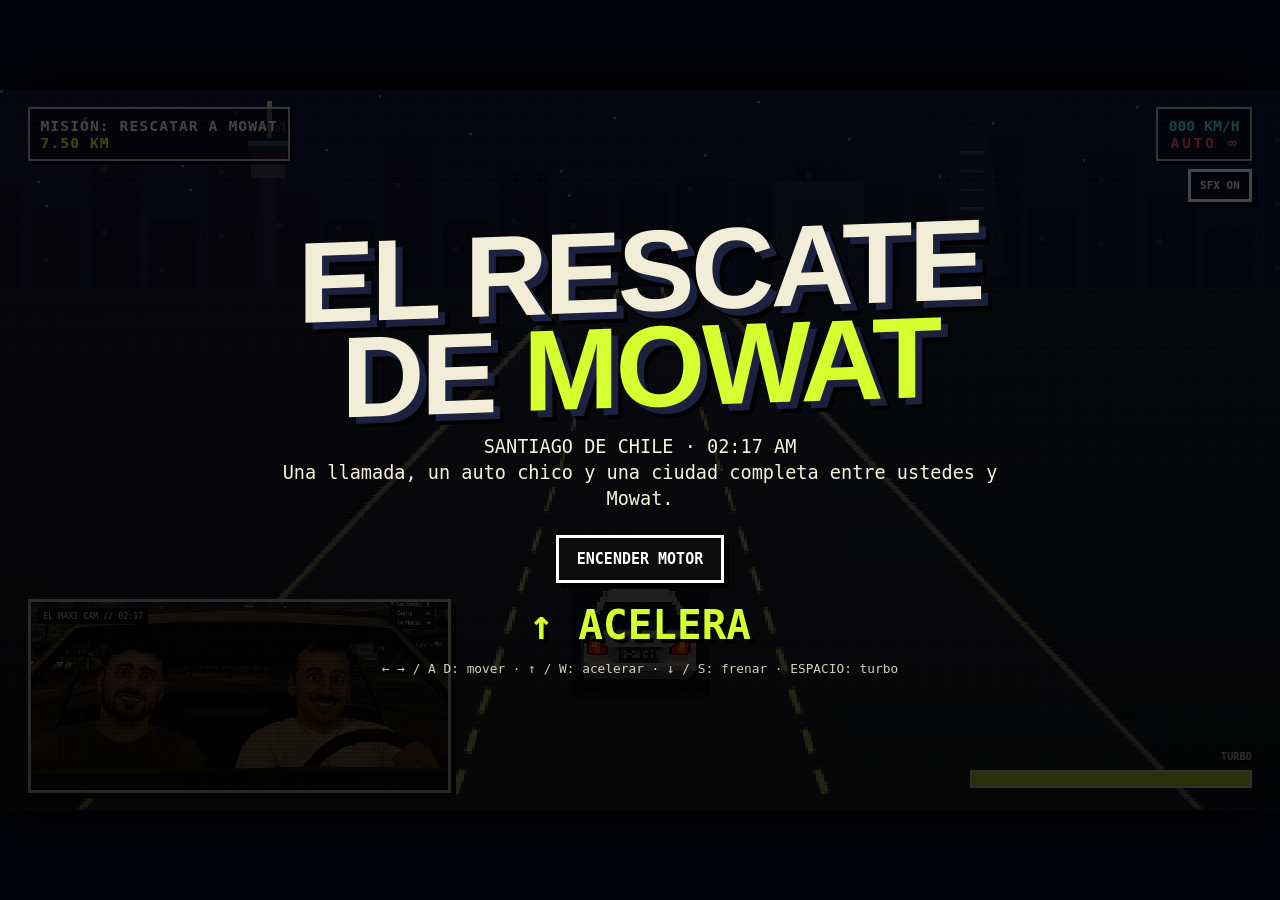
<file: mowat/index.html>
<!doctype html><html lang="es"><head><meta charset="utf-8"><meta name="viewport" content="width=device-width,initial-scale=1,viewport-fit=cover"><title>El rescate de Mowat</title><style>html,body,iframe{margin:0;width:100%;height:100%;border:0;background:#000;overflow:hidden}iframe{display:block}#rotate{display:none;position:fixed;inset:0;z-index:9999;background:#000;color:#fff;font-family:monospace;align-items:center;justify-content:center;text-align:center;padding:28px}#rotate .box{border:3px solid #fff;padding:24px 20px;max-width:320px;font-weight:900;font-size:22px;line-height:1.25}#rotate .icon{font-size:54px;display:block;margin-bottom:12px;color:#d6ff2f}@media (pointer:coarse) and (orientation:portrait){#rotate{display:flex}}</style></head><body><div id="rotate"><div class="box"><span class="icon">↻</span>GIRA LA PANTALLA<br><span style="font-size:14px;font-weight:400">Este juego se juega mejor en horizontal.</span></div></div><iframe id="game" src="base.html" allow="autoplay"></iframe><script>const lines=["CRIS: Veo las luces respirando. Estoy demasiado drogao.","EL MAXI: Hermano, estoy demasiado drogao para esta velocidad.","CRIS: No sé si esa micro existe o la estoy alucinando.","EL MAXI: Creo que el mapa se está derritiendo.","CRIS: La Torre Entel está vibrando. Debe ser la droga.","EL MAXI: Casi chocamos, estoy drogao.","CRIS: Siento que llevamos tres horas manejando. Estoy volando.","EL MAXI: No sé si estoy viendo doble o vienen dos taxis.","CRIS: Santiago se puso psicodélico de repente.","EL MAXI: Mowat, aguanta, estamos sobreviviendo químicamente.","CRIS: Esa luz roja me está hablando, compadre.","EL MAXI: Todo se mueve lento y nosotros vamos a doscientos."];const crash=["EL MAXI: Casi chocamos, estoy drogao.","CRIS: Esa wea casi nos mata, estoy volando.","EL MAXI: Casi chocamos, veo todo en cámara lenta.","CRIS: No sé si chocamos o lo imaginé."];const f=document.getElementById('game');f.addEventListener('load',()=>{const d=f.contentDocument,dlg=d.getElementById('dialogue');if(!dlg)return;const style=d.createElement('style');style.textContent='#dialogue{width:33%!important;max-width:33%!important;font-size:clamp(9px,.9vw,14px)!important;line-height:1.16!important;padding:.42em .56em!important;border-width:2px!important;box-shadow:3px 3px 0 #000!important;bottom:30.5%!important}@media (pointer:coarse){#dialogue{width:36%!important;max-width:36%!important;font-size:clamp(8px,2.05vw,11px)!important;line-height:1.12!important;padding:.36em .5em!important;bottom:26.5%!important}#leftBtn,#rightBtn{width:38px!important;height:38px!important;font-size:17px!important;bottom:2%!important;border-radius:8px!important}#leftBtn{left:40%!important}#rightBtn{left:49%!important}}';d.head.appendChild(style);let lock=false;const rewrite=()=>{if(lock||!dlg.classList.contains('show'))return;lock=true;const isCrash=/choc|dimos|auto aguanta|sigue/i.test(dlg.textContent);const pool=isCrash?crash:lines;dlg.textContent=pool[Math.floor(Math.random()*pool.length)];setTimeout(()=>lock=false,40)};new MutationObserver(rewrite).observe(dlg,{childList:true,characterData:true,subtree:true,attributes:true,attributeFilter:['class']});rewrite()});</script></body></html>
</file>
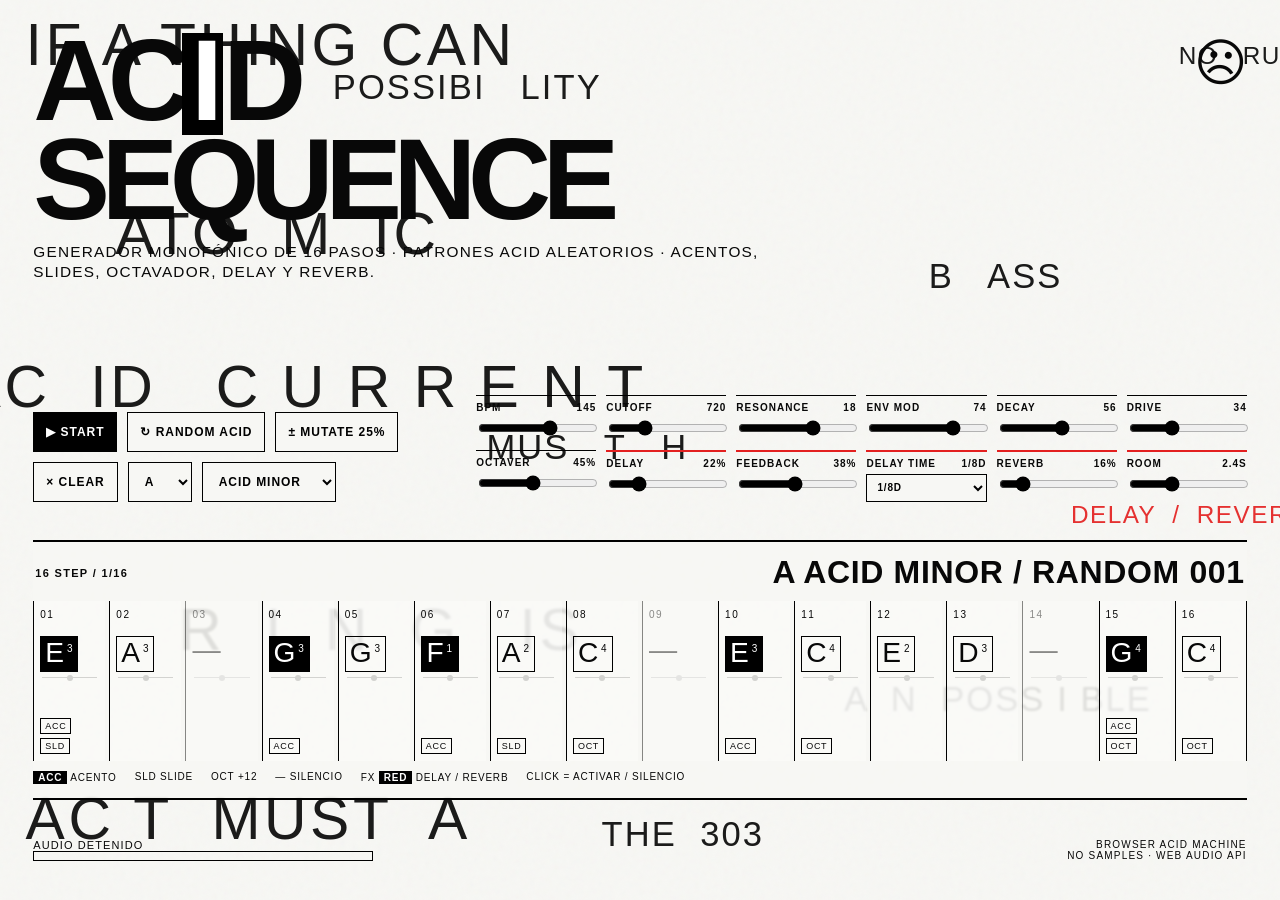
<file: td3/index.html>
<!DOCTYPE html>
<html lang="es">
<head>
<meta charset="UTF-8" />
<meta name="viewport" content="width=device-width, initial-scale=1, viewport-fit=cover" />
<title>ACID / 16 STEP RANDOM SEQUENCER</title>
<style>
  :root{--bg:#f7f7f4;--ink:#080808;--red:#e32020;--muted:#b8b8b0;--line:#d8d8d2}
  *{box-sizing:border-box}
  html,body{margin:0;min-height:100%;background:var(--bg);color:var(--ink);font-family:Arial,Helvetica,sans-serif;overflow-x:hidden}
  body{min-height:100vh}
  .noise{position:fixed;inset:0;pointer-events:none;opacity:.05;mix-blend-mode:multiply;background-image:url("data:image/svg+xml,%3Csvg viewBox='0 0 180 180' xmlns='http://www.w3.org/2000/svg'%3E%3Cfilter id='n'%3E%3CfeTurbulence type='fractalNoise' baseFrequency='.82' numOctaves='2' stitchTiles='stitch'/%3E%3C/filter%3E%3Crect width='100%25' height='100%25' filter='url(%23n)' opacity='.65'/%3E%3C/svg%3E")}
  .stage{position:relative;min-height:100vh;padding:clamp(18px,2.6vw,42px);display:flex;flex-direction:column;gap:clamp(22px,3vw,50px)}
  .fragments{position:absolute;inset:0;overflow:hidden;pointer-events:none;z-index:0}
  .frag{position:absolute;font-size:clamp(24px,4.6vw,78px);line-height:.9;font-weight:400;letter-spacing:.06em;white-space:nowrap;opacity:.92}
  .frag.small{font-size:clamp(18px,2.7vw,44px)} .frag.micro{font-size:clamp(14px,1.9vw,28px)}
  .frag.block{background:#000;color:#fff;padding:.02em .12em .08em;letter-spacing:0}.frag.red{color:var(--red)}
  .f1{top:2%;left:2%}.f2{top:8%;left:26%}.f3{top:5%;right:-4%}.f4{top:23%;left:9%}.f5{top:29%;right:17%}.f6{top:40%;left:-3%}.f7{top:48%;left:38%}.f8{top:56%;right:-2%}.f9{top:67%;left:14%}.f10{top:76%;right:10%}.f11{top:88%;left:2%}.f12{top:91%;left:47%}
  header,.panel,.sequencer-wrap,.footer{position:relative;z-index:2}
  header{display:grid;grid-template-columns:1fr auto;align-items:start;gap:16px}
  .title{max-width:920px;font-size:clamp(42px,9vw,138px);line-height:.78;letter-spacing:-.075em;font-weight:700;text-transform:uppercase;margin:0}
  .title .invert{display:inline-block;background:#000;color:#fff;padding:0 .075em .06em;line-height:.82}
  .sub{margin-top:18px;max-width:740px;font-size:clamp(12px,1.2vw,18px);letter-spacing:.08em;text-transform:uppercase;line-height:1.25}
  .sad{font-size:clamp(28px,4vw,58px);line-height:1;transform:rotate(3deg);padding-top:4px}
  .panel{display:grid;grid-template-columns:minmax(250px,1.05fr) minmax(300px,2fr);gap:clamp(18px,3vw,42px);align-items:end;margin-top:auto}
  .controls{display:flex;flex-wrap:wrap;gap:10px;align-items:center}
  button,select,input{font:inherit}
  button,select{border:1.5px solid #000;background:var(--bg);color:#000;border-radius:0;min-height:40px;padding:8px 12px;text-transform:uppercase;letter-spacing:.08em;font-size:12px;font-weight:700}
  button:hover{background:#000;color:#fff;cursor:pointer} button.primary{background:#000;color:#fff} button.primary:hover{background:var(--red);border-color:var(--red)} button.active{background:var(--red);border-color:var(--red);color:#fff}
  .knobs{display:grid;grid-template-columns:repeat(6,minmax(72px,1fr));gap:10px}
  .control{border-top:1px solid #000;padding-top:6px}
  .control.fx{border-top:2px solid var(--red)}
  .control label{display:flex;justify-content:space-between;gap:8px;font-size:10px;font-weight:700;text-transform:uppercase;letter-spacing:.1em;margin-bottom:5px}
  input[type="range"]{width:100%;accent-color:#000}
  .fx-select{width:100%;min-height:28px;padding:4px 6px;font-size:10px}
  .sequencer-wrap{background:rgba(247,247,244,.86);backdrop-filter:blur(1.2px);border-top:2px solid #000;border-bottom:2px solid #000;padding:12px 0 14px;overflow:hidden}
  .seq-meta{display:flex;justify-content:space-between;gap:16px;align-items:center;padding:0 2px 10px;font-size:11px;text-transform:uppercase;letter-spacing:.12em;font-weight:700}
  .playhead-text{font-size:clamp(18px,2.5vw,34px);letter-spacing:.02em}
  .steps{display:grid;grid-template-columns:repeat(16,minmax(48px,1fr));gap:4px;min-width:980px}
  .step{position:relative;min-height:160px;border-left:1px solid #000;padding:8px 6px 6px;background:rgba(255,255,255,.35);transition:background .05s,transform .05s}
  .step:last-child{border-right:1px solid #000}.step.current{background:#000;color:#fff;transform:translateY(-3px)}.step.current .note-box{border-color:#fff}.step.current .flag{border-color:#fff;color:#fff}.step.rest{opacity:.46}
  .num{font-size:10px;letter-spacing:.15em;margin-bottom:16px}.note{font-size:clamp(20px,2.2vw,34px);line-height:1;font-weight:500;letter-spacing:.03em;min-height:34px}
  .note-box{display:inline-block;border:1px solid #000;padding:2px 4px 3px;min-width:38px;text-align:center}.note-box.accent{background:#000;color:#fff}.step.current .note-box.accent{background:#fff;color:#000}.oct{font-size:10px;vertical-align:super;margin-left:2px}
  .flags{position:absolute;bottom:7px;left:6px;right:6px;display:flex;gap:4px;flex-wrap:wrap}.flag{font-size:9px;border:1px solid #000;padding:2px 4px;text-transform:uppercase;letter-spacing:.08em}
  .pitchline{position:absolute;left:8px;right:8px;top:76px;height:1px;background:currentColor;opacity:.16}.pitchdot{position:absolute;width:6px;height:6px;border-radius:50%;background:currentColor;left:50%;transform:translate(-50%,-50%);top:var(--pitch,50%)}
  .legend{display:flex;gap:18px;flex-wrap:wrap;font-size:10px;letter-spacing:.08em;text-transform:uppercase;margin-top:10px}.legend b{display:inline-block;padding:1px 5px;background:#000;color:#fff}
  .footer{display:flex;justify-content:space-between;gap:20px;align-items:flex-end;padding-bottom:6px}.status{font-size:11px;letter-spacing:.1em;text-transform:uppercase}.meter{width:min(340px,45vw);height:10px;border:1px solid #000;position:relative;overflow:hidden}.meter>i{position:absolute;inset:0 auto 0 0;width:0;background:#000;display:block}.credit{font-size:10px;text-transform:uppercase;letter-spacing:.12em;text-align:right}
  @media (max-width:1050px){.knobs{grid-template-columns:repeat(4,1fr)}}
  @media (max-width:900px){.panel{grid-template-columns:1fr}.knobs{grid-template-columns:repeat(3,1fr)}.sequencer-wrap{overflow-x:auto;-webkit-overflow-scrolling:touch}.title{font-size:clamp(50px,16vw,106px)}}
  @media (max-width:520px){.stage{padding:16px;gap:20px}header{grid-template-columns:1fr}.sad{display:none}.knobs{grid-template-columns:repeat(2,1fr)}.footer{align-items:flex-start;flex-direction:column}.meter{width:100%}}
</style>
</head>
<body>
<div class="noise"></div>
<main class="stage">
  <div class="fragments" aria-hidden="true">
    <span class="frag f1">IF <span class="block">A</span> THING CAN</span>
    <span class="frag small f2">POSSIBI&nbsp;&nbsp;&nbsp;LITY</span>
    <span class="frag micro f3">NO&nbsp;&nbsp;&nbsp;RULES</span>
    <span class="frag f4"><span class="block">A</span>TO&nbsp;&nbsp;M&nbsp;&nbsp;IC</span>
    <span class="frag small f5">B&nbsp;&nbsp;&nbsp;ASS</span>
    <span class="frag f6">AC&nbsp;&nbsp;ID&nbsp;&nbsp;&nbsp;C&nbsp;U&nbsp;R&nbsp;R&nbsp;E&nbsp;N&nbsp;T</span>
    <span class="frag small f7">MUS&nbsp;&nbsp;&nbsp;T&nbsp;&nbsp;&nbsp;H</span>
    <span class="frag micro red f8">DELAY&nbsp;&nbsp;/&nbsp;&nbsp;REVERB</span>
    <span class="frag f9">R&nbsp;&nbsp;I&nbsp;&nbsp;N&nbsp;&nbsp;G&nbsp;&nbsp;&nbsp;IS</span>
    <span class="frag small f10"><span class="block">A</span>&nbsp;&nbsp;N&nbsp;&nbsp;POSS&nbsp;I&nbsp;BLE</span>
    <span class="frag f11">AC&nbsp;T&nbsp;&nbsp;MUST&nbsp;&nbsp;<span class="block">A</span></span>
    <span class="frag small f12">THE&nbsp;&nbsp;303</span>
  </div>

  <header>
    <div>
      <h1 class="title">AC<span class="invert">I</span>D<br>SEQUENCE</h1>
      <div class="sub">Generador monofónico de 16 pasos · patrones acid aleatorios · acentos, slides, octavador, delay y reverb.</div>
    </div>
    <div class="sad">☹</div>
  </header>

  <section class="panel">
    <div class="controls">
      <button id="play" class="primary">▶ Start</button>
      <button id="random">↻ Random Acid</button>
      <button id="mutate">± Mutate 25%</button>
      <button id="clear">× Clear</button>
      <select id="root" aria-label="Nota raíz">
        <option value="36">C</option><option value="37">C#</option><option value="38">D</option><option value="39">D#</option>
        <option value="40">E</option><option value="41">F</option><option value="42">F#</option><option value="43">G</option>
        <option value="44">G#</option><option value="45" selected>A</option><option value="46">A#</option><option value="47">B</option>
      </select>
      <select id="mode" aria-label="Modo">
        <option value="minor" selected>Acid minor</option><option value="phrygian">Phrygian</option><option value="chromatic">Chromatic</option><option value="pentatonic">Minor pent.</option>
      </select>
    </div>

    <div class="knobs">
      <div class="control"><label><span>BPM</span><span id="bpmVal">145</span></label><input id="bpm" type="range" min="90" max="180" value="145"></div>
      <div class="control"><label><span>Cutoff</span><span id="cutVal">720</span></label><input id="cutoff" type="range" min="80" max="2400" value="720"></div>
      <div class="control"><label><span>Resonance</span><span id="resVal">18</span></label><input id="res" type="range" min="0" max="28" value="18"></div>
      <div class="control"><label><span>Env Mod</span><span id="envVal">74</span></label><input id="env" type="range" min="0" max="100" value="74"></div>
      <div class="control"><label><span>Decay</span><span id="decVal">56</span></label><input id="decay" type="range" min="5" max="100" value="56"></div>
      <div class="control"><label><span>Drive</span><span id="drvVal">34</span></label><input id="drive" type="range" min="0" max="100" value="34"></div>
      <div class="control"><label><span>Octaver</span><span id="octVal">45%</span></label><input id="octaver" type="range" min="0" max="100" value="45"></div>
      <div class="control fx"><label><span>Delay</span><span id="delayVal">22%</span></label><input id="delayMix" type="range" min="0" max="100" value="22"></div>
      <div class="control fx"><label><span>Feedback</span><span id="feedbackVal">38%</span></label><input id="feedback" type="range" min="0" max="82" value="38"></div>
      <div class="control fx"><label><span>Delay Time</span><span id="delayTimeVal">1/8D</span></label><select id="delayTime" class="fx-select" aria-label="Tiempo de delay"><option value="16">1/16</option><option value="8">1/8</option><option value="8d" selected>1/8D</option><option value="4">1/4</option></select></div>
      <div class="control fx"><label><span>Reverb</span><span id="reverbVal">16%</span></label><input id="reverbMix" type="range" min="0" max="100" value="16"></div>
      <div class="control fx"><label><span>Room</span><span id="roomVal">2.4s</span></label><input id="room" type="range" min="8" max="55" value="24"></div>
    </div>
  </section>

  <section class="sequencer-wrap">
    <div class="seq-meta"><span>16 STEP / 1/16</span><span class="playhead-text" id="patternName">A MINOR / RANDOM 001</span></div>
    <div class="steps" id="steps"></div>
    <div class="legend"><span><b>ACC</b> acento</span><span>SLD slide</span><span>OCT +12</span><span>— silencio</span><span>FX <b>RED</b> delay / reverb</span><span>click = activar / silencio</span></div>
  </section>

  <footer class="footer">
    <div style="flex:1;min-width:240px"><div class="status" id="status">Audio detenido</div><div class="meter"><i id="meterFill"></i></div></div>
    <div class="credit">Browser acid machine<br>no samples · Web Audio API</div>
  </footer>
</main>

<script>
(() => {
  const $ = s => document.querySelector(s);
  const stepsEl=$('#steps'), statusEl=$('#status'), playBtn=$('#play'), meterFill=$('#meterFill'), patternName=$('#patternName');
  const NOTE_NAMES=['C','C#','D','D#','E','F','F#','G','G#','A','A#','B'];
  const scales={minor:[0,3,5,7,10,12,-5,15],phrygian:[0,1,3,5,7,8,10,12,-5],chromatic:[0,1,2,3,5,7,8,10,12,-2,-5],pentatonic:[0,3,5,7,10,12,-5]};
  let seq=Array.from({length:16},()=>({on:false,midi:45,accent:false,slide:false}));
  let patternCounter=1,currentStep=-1,timer=null,playing=false,audio=null;

  function midiToName(m){return {n:NOTE_NAMES[(m%12+12)%12],oct:Math.floor(m/12)-1}}
  function midiToFreq(m){return 440*Math.pow(2,(m-69)/12)}

  function makePattern(mutating=false){
    const root=+$('#root').value,pool=scales[$('#mode').value];
    for(let i=0;i<16;i++){
      if(mutating&&Math.random()>.25)continue;
      const onChance=[0,4,8,12].includes(i)?.86:.67,on=Math.random()<onChance;
      let interval=pool[Math.floor(Math.random()*pool.length)];
      if(Math.random()<.17)interval+=12;if(Math.random()<.10)interval-=12;
      const midi=Math.max(29,Math.min(67,root+interval));
      seq[i]={on,midi,accent:on&&Math.random()<.22,slide:false};
    }
    for(let i=0;i<16;i++){const next=(i+1)%16;seq[i].slide=seq[i].on&&seq[next].on&&Math.random()<.24}
    if(seq.filter(s=>s.on).length<6)[0,3,6,10,12,14].forEach(i=>seq[i].on=true);
    if(!seq.some(s=>s.accent)){const active=seq.map((s,i)=>s.on?i:null).filter(i=>i!==null);if(active.length)seq[active[Math.floor(Math.random()*active.length)]].accent=true}
    patternName.textContent=NOTE_NAMES[(root%12+12)%12]+' '+$('#mode').selectedOptions[0].text.toUpperCase()+' / RANDOM '+String(patternCounter++).padStart(3,'0');
    render();
  }

  function clearPattern(){seq.forEach(s=>{s.on=false;s.accent=false;s.slide=false});render()}

  function render(){
    stepsEl.innerHTML='';
    const activeMidis=seq.filter(s=>s.on).map(s=>s.midi),min=activeMidis.length?Math.min(...activeMidis):36,max=activeMidis.length?Math.max(...activeMidis):60;
    seq.forEach((s,i)=>{
      const d=document.createElement('div');d.className='step'+(!s.on?' rest':'')+(i===currentStep?' current':'');d.dataset.i=i;
      const nn=midiToName(s.midi),pitch=s.on?85-((s.midi-min)/Math.max(1,max-min))*55:78;d.style.setProperty('--pitch',pitch+'%');
      d.innerHTML=`<div class="num">${String(i+1).padStart(2,'0')}</div><div class="note">${s.on?`<span class="note-box ${s.accent?'accent':''}">${nn.n}<span class="oct">${nn.oct}</span></span>`:'—'}</div><div class="pitchline"><i class="pitchdot"></i></div><div class="flags">${s.accent?'<span class="flag">ACC</span>':''}${s.slide?'<span class="flag">SLD</span>':''}${s.on&&nn.oct>=4?'<span class="flag">OCT</span>':''}</div>`;
      d.addEventListener('click',ev=>{const idx=+d.dataset.i;if(ev.shiftKey&&seq[idx].on)seq[idx].accent=!seq[idx].accent;else if(ev.altKey&&seq[idx].on)seq[idx].slide=!seq[idx].slide;else seq[idx].on=!seq[idx].on;render()});
      d.addEventListener('contextmenu',ev=>{ev.preventDefault();const idx=+d.dataset.i;if(seq[idx].on){seq[idx].accent=!seq[idx].accent;render()}});
      stepsEl.appendChild(d);
    });
  }

  function distortionCurve(amount=25){
    const n=44100,curve=new Float32Array(n),k=amount*3;
    for(let i=0;i<n;i++){const x=i*2/n-1;curve[i]=(3+k)*x*20*Math.PI/180/(Math.PI+k*Math.abs(x))}
    return curve;
  }

  function makeImpulse(ctx,seconds,decay=2.7){
    const len=Math.max(1,Math.floor(ctx.sampleRate*seconds)),buffer=ctx.createBuffer(2,len,ctx.sampleRate);
    for(let ch=0;ch<2;ch++){
      const data=buffer.getChannelData(ch);
      for(let i=0;i<len;i++){
        const t=i/len;
        const early=i<ctx.sampleRate*.045?(1-i/(ctx.sampleRate*.045))*.28:0;
        data[i]=(Math.random()*2-1)*(Math.pow(1-t,decay)+early);
      }
    }
    return buffer;
  }

  function getDelaySeconds(){
    const beat=60/+$('#bpm').value,v=$('#delayTime').value;
    if(v==='16')return beat*.25;if(v==='8')return beat*.5;if(v==='8d')return beat*.75;return beat;
  }

  function createAudio(){
    const AudioCtx=window.AudioContext||window.webkitAudioContext,ctx=new AudioCtx();
    const osc1=ctx.createOscillator(),osc2=ctx.createOscillator(),sub=ctx.createOscillator(),mix=ctx.createGain(),filter=ctx.createBiquadFilter(),amp=ctx.createGain(),drive=ctx.createWaveShaper(),comp=ctx.createDynamicsCompressor();
    const g1=ctx.createGain(),g2=ctx.createGain(),subGain=ctx.createGain();
    const mixBus=ctx.createGain(),analyser=ctx.createAnalyser(),master=ctx.createGain();
    const delaySend=ctx.createGain(),delay=ctx.createDelay(2.0),delayFeedback=ctx.createGain(),delayTone=ctx.createBiquadFilter(),delayWet=ctx.createGain();
    const reverbSend=ctx.createGain(),convolver=ctx.createConvolver(),reverbTone=ctx.createBiquadFilter(),reverbWet=ctx.createGain();

    osc1.type='sawtooth';osc2.type='square';sub.type='square';g1.gain.value=.72;g2.gain.value=.24;subGain.gain.value=.18;
    osc1.connect(g1);osc2.connect(g2);sub.connect(subGain);g1.connect(mix);g2.connect(mix);subGain.connect(mix);mix.connect(filter);filter.connect(amp);amp.connect(drive);drive.connect(comp);

    comp.connect(mixBus);
    comp.connect(delaySend);delaySend.connect(delay);delay.connect(delayTone);delayTone.connect(delayWet);delayWet.connect(mixBus);delay.connect(delayFeedback);delayFeedback.connect(delay);
    comp.connect(reverbSend);reverbSend.connect(convolver);convolver.connect(reverbTone);reverbTone.connect(reverbWet);reverbWet.connect(mixBus);
    mixBus.connect(analyser);analyser.connect(master);master.connect(ctx.destination);

    filter.type='lowpass';filter.Q.value=18;amp.gain.value=0;master.gain.value=.40;drive.oversample='4x';
    comp.threshold.value=-17;comp.knee.value=18;comp.ratio.value=6;comp.attack.value=.003;comp.release.value=.16;analyser.fftSize=256;
    delayTone.type='lowpass';delayTone.frequency.value=3400;reverbTone.type='lowpass';reverbTone.frequency.value=4800;
    convolver.buffer=makeImpulse(ctx,2.4,2.8);
    osc1.start();osc2.start();sub.start();
    return {ctx,osc1,osc2,sub,subGain,filter,amp,drive,analyser,master,delaySend,delay,delayFeedback,delayWet,reverbSend,convolver,reverbWet,lastRoom:2.4};
  }

  function applyParams(){
    if(!audio)return;
    const now=audio.ctx.currentTime;
    audio.filter.Q.setTargetAtTime(+$('#res').value,now,.01);
    audio.drive.curve=distortionCurve(+$('#drive').value);
    audio.subGain.gain.setTargetAtTime((+$('#octaver').value/100)*.42,now,.015);
    audio.delay.delayTime.setTargetAtTime(getDelaySeconds(),now,.02);
    audio.delaySend.gain.setTargetAtTime((+$('#delayMix').value/100)*.72,now,.02);
    audio.delayFeedback.gain.setTargetAtTime((+$('#feedback').value/100)*.86,now,.02);
    audio.reverbSend.gain.setTargetAtTime((+$('#reverbMix').value/100)*.74,now,.03);
    const room=+$('#room').value/10;
    if(Math.abs(room-audio.lastRoom)>.05){audio.convolver.buffer=makeImpulse(audio.ctx,room,2.8);audio.lastRoom=room}
  }

  function triggerStep(i){
    currentStep=i;render();const s=seq[i];if(!audio||!s.on)return;
    const now=audio.ctx.currentTime,prev=seq[(i+15)%16],freq=midiToFreq(s.midi),f2=freq*1.003,subFreq=freq*.5,stepDur=(60/+$('#bpm').value)/4;
    const decay=.025+(+$('#decay').value/100)*.42,accent=s.accent?1.25:1,cutoff=+$('#cutoff').value,envAmt=+$('#env').value/100,peak=Math.min(9000,cutoff+6500*envAmt*accent);
    audio.osc1.frequency.cancelScheduledValues(now);audio.osc2.frequency.cancelScheduledValues(now);audio.sub.frequency.cancelScheduledValues(now);
    if(prev.on&&prev.slide){
      const pf=midiToFreq(prev.midi);audio.osc1.frequency.setValueAtTime(pf,now);audio.osc2.frequency.setValueAtTime(pf*1.003,now);audio.sub.frequency.setValueAtTime(pf*.5,now);
      const slideTime=Math.min(.085,stepDur*.55);audio.osc1.frequency.exponentialRampToValueAtTime(freq,now+slideTime);audio.osc2.frequency.exponentialRampToValueAtTime(f2,now+slideTime);audio.sub.frequency.exponentialRampToValueAtTime(subFreq,now+slideTime);
    }else{audio.osc1.frequency.setValueAtTime(freq,now);audio.osc2.frequency.setValueAtTime(f2,now);audio.sub.frequency.setValueAtTime(subFreq,now)}
    audio.amp.gain.cancelScheduledValues(now);const target=.12*accent;audio.amp.gain.setValueAtTime(Math.max(.0001,audio.amp.gain.value),now);audio.amp.gain.exponentialRampToValueAtTime(target,now+.006);
    if(!s.slide)audio.amp.gain.exponentialRampToValueAtTime(.005,now+Math.min(stepDur*.92,decay));else audio.amp.gain.exponentialRampToValueAtTime(target*.78,now+stepDur*.88);
    audio.filter.frequency.cancelScheduledValues(now);audio.filter.frequency.setValueAtTime(Math.max(60,cutoff*.7),now);audio.filter.frequency.exponentialRampToValueAtTime(Math.max(80,peak),now+.012);audio.filter.frequency.exponentialRampToValueAtTime(Math.max(70,cutoff),now+Math.min(stepDur*.95,decay*1.25));
  }

  function scheduleLoop(){clearInterval(timer);let i=0;triggerStep(i);timer=setInterval(()=>{i=(i+1)%16;triggerStep(i)},(60000/+$('#bpm').value)/4);if(audio)applyParams()}

  async function togglePlay(){
    if(!audio)audio=createAudio();await audio.ctx.resume();applyParams();
    if(!playing){playing=true;playBtn.textContent='■ Stop';playBtn.classList.add('active');statusEl.textContent='Running / acid + delay + reverb';scheduleLoop();meterLoop()}
    else{playing=false;clearInterval(timer);currentStep=-1;render();playBtn.textContent='▶ Start';playBtn.classList.remove('active');statusEl.textContent='Audio detenido';const now=audio.ctx.currentTime;audio.amp.gain.cancelScheduledValues(now);audio.amp.gain.setTargetAtTime(0,now,.025)}
  }

  function meterLoop(){
    if(!audio)return;const data=new Uint8Array(audio.analyser.frequencyBinCount);
    const draw=()=>{if(!playing){meterFill.style.width='0%';return}audio.analyser.getByteTimeDomainData(data);let sum=0;for(const v of data){const x=(v-128)/128;sum+=x*x}const rms=Math.sqrt(sum/data.length);meterFill.style.width=Math.min(100,rms*280)+'%';requestAnimationFrame(draw)};draw();
  }

  playBtn.addEventListener('click',togglePlay);$('#random').addEventListener('click',()=>makePattern(false));$('#mutate').addEventListener('click',()=>makePattern(true));$('#clear').addEventListener('click',clearPattern);$('#root').addEventListener('change',()=>makePattern(false));$('#mode').addEventListener('change',()=>makePattern(false));

  const controlMap={bpm:'bpmVal',cutoff:'cutVal',res:'resVal',env:'envVal',decay:'decVal',drive:'drvVal',octaver:'octVal',delayMix:'delayVal',feedback:'feedbackVal',reverbMix:'reverbVal',room:'roomVal'};
  Object.keys(controlMap).forEach(id=>{
    const el=$('#'+id),out=$('#'+controlMap[id]);
    el.addEventListener('input',()=>{
      out.textContent=id==='octaver'||id==='delayMix'||id==='feedback'||id==='reverbMix'?el.value+'%':id==='room'?(+el.value/10).toFixed(1)+'s':el.value;
      applyParams();if(id==='bpm'&&playing)scheduleLoop();
    });
  });
  $('#delayTime').addEventListener('change',()=>{$('#delayTimeVal').textContent=$('#delayTime').selectedOptions[0].text;applyParams()});
  addEventListener('keydown',e=>{if(e.code==='Space'){e.preventDefault();togglePlay()}if(e.key.toLowerCase()==='r')makePattern(false)});
  makePattern(false);
})();
</script>
</body>
</html>
</file>
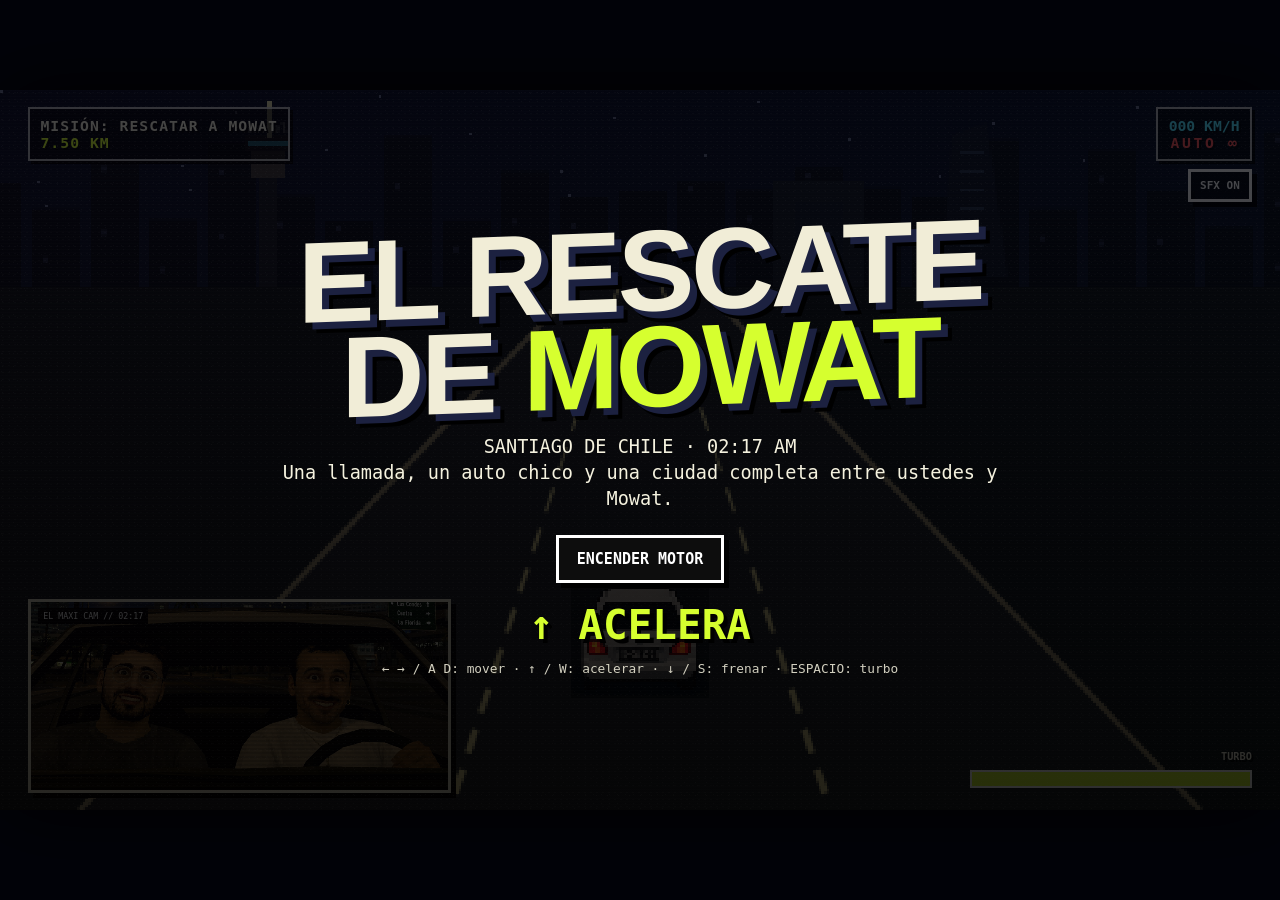
<file: mowat/base.html>
<!doctype html><html lang="es"><head><meta charset="utf-8"><meta name="viewport" content="width=device-width,initial-scale=1,viewport-fit=cover"><title>El rescate de Mowat</title><style> :root{ --bg:#05070d;--ink:#f5f2df;--acid:#d6ff2f;--cyan:#55e6ff;--red:#ff3d3d } *{box-sizing:border-box} html,body{ margin:0;width:100%;height:100%;overflow:hidden;background:#020309;color:var(--ink);font-family:monospace } body{display:grid;place-items:center} #shell{ position:relative;width:min(100vw,177.777vh);height:min(56.25vw,100vh);background:#000;overflow:hidden;box-shadow:0 0 80px #000 } canvas{width:100%;height:100%;image-rendering:pixelated;image-rendering:crisp-edges;display:block;background:#050712} #scan{ position:absolute;inset:0;pointer-events:none;z-index:8;background:repeating-linear-gradient(to bottom,rgba(255,255,255,.025) 0 1px,rgba(0,0,0,.055) 1px 3px),linear-gradient(90deg,rgba(255,0,0,.018),rgba(0,255,255,.012));mix-blend-mode:screen } #grain{ position:absolute;inset:-15%;pointer-events:none;z-index:9;opacity:.11;background-image:radial-gradient(circle at 20% 30%,#fff 0 .7px,transparent .8px),radial-gradient(circle at 70% 60%,#fff 0 .55px,transparent .7px),radial-gradient(circle at 50% 80%,#fff 0 .45px,transparent .6px);background-size:8px 9px,11px 13px,6px 7px;animation:noise .13s steps(2) infinite } @keyframes noise{to{transform:translate(3px,-2px)}} #hud{position:absolute;inset:0;z-index:5;pointer-events:none;text-shadow:2px 2px 0 #000} #topbar{ position:absolute;left:2.2%;right:2.2%;top:2.3%;display:flex;justify-content:space-between;align-items:flex-start;gap:10px;font-size:clamp(10px,1.15vw,18px);font-weight:800 } .panel{background:rgba(0,0,0,.62);border:2px solid rgba(255,255,255,.7);padding:.55em .7em;box-shadow:3px 3px 0 #000} #mission{letter-spacing:.07em} #distance{color:var(--acid)} #speed{color:var(--cyan)} #hearts{color:#ff5555;letter-spacing:.18em} #dialogue{ position:absolute;left:2.2%;bottom:31.5%;max-width:58%;font-size:clamp(14px,1.75vw,28px);line-height:1.22;font-weight:800;background:#080808;border:3px solid #e7e1ca;padding:.78em 1em;box-shadow:5px 5px 0 #000;opacity:0;transform:translateY(6px);transition:.15s } #dialogue.show{opacity:1;transform:none} #portraitWrap{ position:absolute;left:2.2%;bottom:2.3%;width:33%;height:27%;border:3px solid #d7d2bb;background:#080808;overflow:hidden;box-shadow:5px 5px 0 #000 } #portraitWrap:before{ content:"EL MAXI CAM // 02:17";position:absolute;left:7px;top:6px;z-index:2;font-size:clamp(7px,.65vw,11px);background:#000;padding:3px 5px;color:#fff } #portrait{width:100%;height:100%;object-fit:cover;display:block;image-rendering:pixelated;filter:contrast(1.15) saturate(.82) brightness(.8);transform:scale(1.035)} #portraitWrap:after{content:"";position:absolute;inset:0;pointer-events:none;background:repeating-linear-gradient(to bottom,transparent 0 2px,rgba(0,0,0,.14) 2px 4px)} #boost{ position:absolute;right:2.2%;bottom:3%;width:22%;height:18px;border:2px solid #fff;background:#111 } #boostFill{height:100%;width:100%;background:var(--acid);transform-origin:left center} #boostLabel{position:absolute;right:2.2%;bottom:6.7%;font-size:clamp(8px,.8vw,13px);font-weight:800} #start,#gameover{ position:absolute;inset:0;z-index:12;display:grid;place-items:center;background:linear-gradient(rgba(1,2,8,.72),rgba(0,0,0,.82));text-align:center;padding:24px } #gameover{display:none} .title{ font-family:Impact,Haettenschweiler,"Arial Narrow Bold",sans-serif;font-size:clamp(46px,9vw,150px);line-height:.83;letter-spacing:-.03em;text-transform:uppercase;margin:0;color:#f1edd7;text-shadow:7px 7px 0 #1c2140,11px 11px 0 #000;transform:skewY(-2deg) } .title em{font-style:normal;color:var(--acid)} .sub{margin:1.4rem auto .7rem;max-width:760px;font-size:clamp(12px,1.45vw,22px);line-height:1.4} button{pointer-events:auto;cursor:pointer;margin-top:14px;padding:12px 18px;border:3px solid #fff;background:#0d0d0d;color:#fff;font:800 15px monospace;box-shadow:5px 5px 0 #000} button:hover{background:#fff;color:#000} .keys{opacity:.85;font-size:clamp(9px,1vw,14px);margin-top:12px} #mobile{ position:absolute;inset:0;z-index:10;pointer-events:none;display:none } .mbtn{ position:absolute;bottom:4%;width:58px;height:58px;border-radius:10px;background:rgba(0,0,0,.48);border:2px solid rgba(255,255,255,.75);color:#fff;font-size:24px;display:grid;place-items:center;pointer-events:auto;user-select:none } #leftBtn{left:40%} #rightBtn{left:52%} #accelBtn{right:3%;bottom:4%;width:74px;height:62px;font-size:14px;font-weight:900} #brakeBtn{right:3%;bottom:29%;width:74px;height:48px;font-size:12px;font-weight:900} #boostBtn{right:20%;bottom:4%;width:68px} #mute{ position:absolute;right:2.2%;top:11%;z-index:11;margin:0;padding:7px 9px;font-size:11px;background:rgba(0,0,0,.6) } @media (pointer:coarse){ #mobile{display:block} #portraitWrap{width:36%;height:23%} #dialogue{bottom:29%;max-width:60%} .mbtn{touch-action:none;-webkit-tap-highlight-color:transparent} } </style></head><body><div id="shell"><canvas id="game" width="480" height="270"></canvas><img id="carSprite" alt="" style="display:none"><div id="hud"><div id="topbar"><div class="panel" id="mission">MISIÓN: RESCATAR A MOWAT<br><span id="distance">7.50 KM</span></div><div class="panel" style="text-align:right"><span id="speed">000 KM/H</span><br><span id="hearts">AUTO ∞</span></div></div><div id="dialogue"></div><div id="portraitWrap"><img id="portrait" alt="Los dos personajes en el auto"></div><div id="boostLabel">TURBO</div><div id="boost"><div id="boostFill"></div></div></div><button id="mute">SFX ON</button><div id="mobile"><div class="mbtn" id="leftBtn">◀</div><div class="mbtn" id="rightBtn">▶</div><div class="mbtn" id="boostBtn">⚡</div><div class="mbtn" id="brakeBtn">FRENA</div><div class="mbtn" id="accelBtn">ACELERA</div></div><div id="start"><div><h1 class="title">EL RESCATE<br>DE <em>MOWAT</em></h1><div class="sub">SANTIAGO DE CHILE · 02:17 AM<br>Una llamada, un auto chico y una ciudad completa entre ustedes y Mowat.</div><button id="startBtn">ENCENDER MOTOR</button><div style="margin-top:18px;font-size:clamp(22px,3.2vw,48px);font-weight:900;color:#d6ff2f;text-shadow:4px 4px 0 #000;">↑ ACELERA</div><div class="keys">← → / A D: mover · ↑ / W: acelerar · ↓ / S: frenar · ESPACIO: turbo</div></div></div><div id="gameover"><div><h2 class="title" id="endTitle">MISIÓN<br><em>FALLIDA</em></h2><div class="sub" id="endText">El auto no dio más.</div><button id="restartBtn">INTENTAR DE NUEVO</button></div></div><div id="scan"></div><div id="grain"></div></div><script> const portrait=document.getElementById('portrait');portrait.src="Drivers.png"; const carSprite=document.getElementById("carSprite");carSprite.src="car.png"; const canvas=document.getElementById('game'),ctx=canvas.getContext('2d');ctx.imageSmoothingEnabled=false; const W=canvas.width,H=canvas.height; const distEl=document.getElementById('distance'),speedEl=document.getElementById('speed'),heartsEl=document.getElementById('hearts'),boostFill=document.getElementById('boostFill'),dialogue=document.getElementById('dialogue'),start=document.getElementById('start'),gameover=document.getElementById('gameover'),endTitle=document.getElementById('endTitle'),endText=document.getElementById('endText'); let running=false,last=0,t=0,lane=0,speed=0,health=3,distance=7.5,boost=1,inv=0,curve=0,roadPhase=0,score=0,traffic=[],deco=[],sparks=[],keys={},soundOn=true,audio=null,engineOsc=null,engineGain=null,msgTimer=0,nextChatter=7; function rand(a,b){return a+Math.random()*(b-a)} function clamp(v,a,b){return Math.max(a,Math.min(b,v))} function lerp(a,b,t){return a+(b-a)*t} const streetNames=["ALAMEDA","PROVIDENCIA","MATTA","IRARRÁZAVAL","VICUÑA MACKENNA","SANTA ISABEL"]; const chatter=["CRIS: Veo las luces respirando. Estoy demasiado drogao.","EL MAXI: Hermano, estoy demasiado drogao para esta velocidad.","CRIS: No sé si esa micro existe o la estoy alucinando.","EL MAXI: Creo que el mapa se está derritiendo.","CRIS: La Torre Entel está vibrando. Debe ser la droga.","EL MAXI: Casi chocamos, estoy drogao.","CRIS: Siento que llevamos tres horas manejando. Estoy volando.","EL MAXI: No sé si estoy viendo doble o vienen dos taxis.","CRIS: Santiago se puso psicodélico de repente.","EL MAXI: Mowat, aguanta, estamos sobreviviendo químicamente.","CRIS: Esa luz roja me está hablando, compadre.","EL MAXI: Todo se mueve lento y nosotros vamos a doscientos."]; function randomChatter(){return chatter[(Math.random()*chatter.length)|0]} function say(txt,sec=2.2){dialogue.textContent=txt;dialogue.classList.add('show');msgTimer=sec} function reset(){ running=true;t=0;last=performance.now();lane=0;speed=105;health=999;distance=7.5;boost=1;inv=0;curve=0;roadPhase=0;score=0;traffic=[];deco=[];sparks=[];msgTimer=0;nextChatter=rand(6.5,9.5); for(let i=0;i<10;i++)spawnTraffic(.15+i*.09); for(let i=0;i<18;i++)spawnDeco(i/18); start.style.display='none';gameover.style.display='none'; say("CRIS: Mowat mandó ubicación. El GPS se está moviendo solo, estoy demasiado drogao."); initAudio();if(audio&&soundOn){audio.resume();if(engineGain)engineGain.gain.setTargetAtTime(.025,audio.currentTime,.03)} } function initAudio(){ if(audio||!soundOn)return; audio=new(window.AudioContext||window.webkitAudioContext)(); engineOsc=audio.createOscillator();engineGain=audio.createGain(); engineOsc.type='sawtooth';engineOsc.frequency.value=55;engineGain.gain.value=.025; engineOsc.connect(engineGain).connect(audio.destination);engineOsc.start(); } function blip(freq=120,d=.09,type='square',vol=.06){ if(!audio||!soundOn)return; const o=audio.createOscillator(),g=audio.createGain();o.type=type;o.frequency.value=freq;g.gain.value=vol; o.connect(g).connect(audio.destination);o.start();g.gain.exponentialRampToValueAtTime(.001,audio.currentTime+d);o.stop(audio.currentTime+d) } function spawnTraffic(z=rand(.02,.3)){const kinds=['taxi','micro','car','cone'];traffic.push({z,lane:rand(-.78,.78),kind:kinds[(Math.random()*kinds.length)|0],wobble:rand(0,6.28),hit:false})} function spawnDeco(z=rand(.02,1)){deco.push({z,side:Math.random()<.5?-1:1,kind:Math.random()<.55?'lamp':'palm',seed:Math.random()})} function projectRoadY(z){return 74+(1-z)*(H-74)} function roadHalf(z){return lerp(24,210,1-z)} function roadCenter(z){return W/2+curve*(1-z)*(1-z)*70} function randStatic(n){return(Math.sin(n*91.71)*43758.5453)%1/2+.5} function drawSky(){ const g=ctx.createLinearGradient(0,0,0,150);g.addColorStop(0,'#080d21');g.addColorStop(.6,'#10172e');g.addColorStop(1,'#191623');ctx.fillStyle=g;ctx.fillRect(0,0,W,H); ctx.fillStyle='rgba(210,220,255,.45)';for(let i=0;i<36;i++){const x=(i*71)%W,y=(i*37)%72;ctx.fillRect(x,y,1,1)} ctx.fillStyle='#090c15';for(let i=0;i<24;i++){ let x=i*22-10,h=randStatic(i)*42+14;ctx.fillRect(x,70-h,18,h+10);ctx.fillStyle='#20243a';for(let yy=72-h;yy<68;yy+=8)if(((i+yy)|0)%3===0)ctx.fillRect(x+4,yy,2,2);ctx.fillStyle='#090c15' } drawLandmarks(); } function drawLandmarks(){ const x=100;ctx.fillStyle='#171a22';ctx.fillRect(x-3,30,7,47);ctx.fillStyle='#403a37';ctx.fillRect(x-6,23,13,10);ctx.fillStyle='#1c1b22';ctx.fillRect(x-8,17,17,6);ctx.fillStyle='#d9d3a4';ctx.fillRect(x,4,2,14);ctx.fillStyle='#4cd9ff';ctx.fillRect(x-7,19,15,2);ctx.fillStyle='#f3f1dd';ctx.font='5px monospace';ctx.fillText('entel',x-7,16); const cx=365;ctx.fillStyle='#101523';ctx.beginPath();ctx.moveTo(cx-12,70);ctx.lineTo(cx-8,17);ctx.lineTo(cx+5,12);ctx.lineTo(cx+13,70);ctx.fill();ctx.fillStyle='#28344b';for(let y=23;y<66;y+=7)ctx.fillRect(cx-5,y,9,1);ctx.fillStyle='#151a24';ctx.fillRect(290,34,34,42);ctx.fillStyle='#111725';ctx.fillRect(298,42,18,34) } function drawRoad(){ ctx.fillStyle='#111518';ctx.fillRect(0,74,W,H-74);ctx.fillStyle='#1b1d21';ctx.beginPath();ctx.moveTo(roadCenter(1)-roadHalf(1),74);ctx.lineTo(roadCenter(1)+roadHalf(1),74);ctx.lineTo(roadCenter(0)+roadHalf(0),H);ctx.lineTo(roadCenter(0)-roadHalf(0),H);ctx.fill(); ctx.strokeStyle='#8e8061';ctx.lineWidth=2;for(let s of[-1,1]){ctx.beginPath();for(let i=0;i<=30;i++){let z=i/30,y=projectRoadY(z),x=roadCenter(z)+s*roadHalf(z);i?ctx.lineTo(x,y):ctx.moveTo(x,y)}ctx.stroke()} for(let l of[-.34,.34]){for(let i=0;i<13;i++){let p=(i/13+roadPhase)%1,z=1-p,z2=clamp(z-.045,0,1),y=projectRoadY(z),y2=projectRoadY(z2),x=roadCenter(z)+l*roadHalf(z),x2=roadCenter(z2)+l*roadHalf(z2);ctx.strokeStyle='#c5b87e';ctx.lineWidth=Math.max(1,(1-z)*3);ctx.beginPath();ctx.moveTo(x,y);ctx.lineTo(x2,y2);ctx.stroke()}} } function drawDeco(){ for(let d of deco){ let y=projectRoadY(d.z),h=(1-d.z)*48+3,rw=roadHalf(d.z),x=roadCenter(d.z)+d.side*(rw+8+(1-d.z)*32); if(d.kind==='lamp'){ctx.strokeStyle='#202229';ctx.lineWidth=Math.max(1,(1-d.z)*2);ctx.beginPath();ctx.moveTo(x,y);ctx.lineTo(x,y-h);ctx.stroke();ctx.fillStyle='#ffd466';ctx.fillRect(x-2,y-h-2,4,3);if(d.z<.5){ctx.fillStyle='rgba(255,210,100,.08)';ctx.fillRect(x-7,y-h-5,14,10)}} else{ctx.strokeStyle='#2c241b';ctx.lineWidth=Math.max(1,(1-d.z)*3);ctx.beginPath();ctx.moveTo(x,y);ctx.lineTo(x,y-h);ctx.stroke();ctx.strokeStyle='#17251b';ctx.lineWidth=Math.max(1,(1-d.z)*2);for(let a=-2;a<=2;a++){ctx.beginPath();ctx.moveTo(x,y-h);ctx.lineTo(x+a*h*.22,y-h+6+Math.abs(a)*2);ctx.stroke()}} } } function drawSigns(){ if(Math.floor(distance*10)%17===0){ctx.fillStyle='#173f2b';ctx.fillRect(386,77,74,30);ctx.strokeStyle='#ccd6c2';ctx.strokeRect(386,77,74,30);ctx.fillStyle='#fff';ctx.font='7px monospace';ctx.fillText(streetNames[Math.floor(t*.2)%streetNames.length],390,87);ctx.fillText('CENTRO  →',390,97)} } function drawFinishEntel(){ if(distance>1.45)return; const p=clamp(1-distance/1.45,0,1),baseY=lerp(110,236,p),scale=lerp(.35,1.75,p),x=W/2+curve*18; ctx.save();ctx.translate(Math.round(x),Math.round(baseY));ctx.fillStyle=`rgba(70,210,255,${.06+p*.16})`;ctx.fillRect(-34*scale,-132*scale,68*scale,142*scale); ctx.fillStyle='#2a2a2d';ctx.fillRect(-4*scale,-95*scale,8*scale,95*scale);ctx.fillStyle='#4f4a43';ctx.fillRect(-13*scale,-111*scale,26*scale,15*scale);ctx.fillStyle='#17191f';ctx.fillRect(-17*scale,-119*scale,34*scale,8*scale);ctx.fillStyle='#58e7ff';ctx.fillRect(-17*scale,-116*scale,34*scale,2*scale);ctx.fillRect(-15*scale,-110*scale,30*scale,2*scale);ctx.fillRect(-13*scale,-104*scale,26*scale,2*scale);ctx.fillStyle='#d8d09b';ctx.fillRect(-1*scale,-145*scale,2*scale,26*scale);ctx.fillStyle='#f5e97a';ctx.fillRect(-2*scale,-149*scale,4*scale,5*scale);ctx.fillStyle='#0c51ad';ctx.fillRect(-13*scale,-125*scale,26*scale,7*scale);ctx.fillStyle='#fff';ctx.font=`${Math.max(5,Math.round(6*scale))}px monospace`;ctx.fillText('entel',-11*scale,-119.5*scale); if(distance<.55){ctx.strokeStyle='#d6ff2f';ctx.lineWidth=Math.max(1,2*scale);ctx.strokeRect(-35*scale,-18*scale,70*scale,18*scale);ctx.fillStyle='#d6ff2f';ctx.font=`${Math.max(6,Math.round(7*scale))}px monospace`;ctx.fillText('MOWAT',-14*scale,-6*scale)} ctx.restore(); } function drawTraffic(){ for(let o of traffic){ let y=projectRoadY(o.z),s=clamp((1-o.z)*1.58,.12,1.75),x=roadCenter(o.z)+o.lane*roadHalf(o.z)*.72;ctx.save();ctx.translate(Math.round(x),Math.round(y)); if(o.kind==='cone'){ctx.fillStyle='#f08b2a';ctx.beginPath();ctx.moveTo(0,-9*s);ctx.lineTo(-6*s,0);ctx.lineTo(6*s,0);ctx.fill();ctx.fillStyle='#eee';ctx.fillRect(-4*s,-4*s,8*s,2*s)} else if(o.kind==='micro'){ctx.fillStyle='#d8d6ca';ctx.fillRect(-9*s,-15*s,18*s,15*s);ctx.fillStyle='#303a46';ctx.fillRect(-7*s,-12*s,14*s,5*s);ctx.fillStyle='#e23939';ctx.fillRect(-8*s,-2*s,3*s,2*s);ctx.fillRect(5*s,-2*s,3*s,2*s)} else{ctx.fillStyle=o.kind==='taxi'?'#1d1d1f':'#4a5668';ctx.fillRect(-7*s,-9*s,14*s,9*s);ctx.fillStyle='#9bb0bd';ctx.fillRect(-5*s,-7*s,10*s,3*s);ctx.fillStyle='#ef3f3f';ctx.fillRect(-6*s,-2*s,2*s,2*s);ctx.fillRect(4*s,-2*s,2*s,2*s);if(o.kind==='taxi'){ctx.fillStyle='#f0da52';ctx.fillRect(-2*s,-11*s,4*s,2*s)}} ctx.restore(); } } function drawPlayer(){ let x=W/2+lane*95,y=205,bob=Math.sin(t*10)*1.2;ctx.save();ctx.globalAlpha=.42;ctx.fillStyle='#000';ctx.beginPath();ctx.ellipse(x,y+15,23,6,0,0,Math.PI*2);ctx.fill();ctx.restore(); const carW=52,carH=46;if(carSprite.complete&&carSprite.naturalWidth){ctx.drawImage(carSprite,Math.round(x-carW/2),Math.round(y-carH/2+bob),carW,carH)} if(keys.Space&&boost>0&&speed>40){ctx.fillStyle=Math.floor(t*20)%2?'#ffef63':'#ff7b30';ctx.beginPath();ctx.moveTo(x-10,y+22);ctx.lineTo(x-5,y+34+Math.random()*6);ctx.lineTo(x,y+22);ctx.fill();ctx.beginPath();ctx.moveTo(x+3,y+22);ctx.lineTo(x+9,y+32+Math.random()*6);ctx.lineTo(x+14,y+22);ctx.fill()} if(inv>0&&Math.floor(t*15)%2===0){ctx.strokeStyle='#fff';ctx.strokeRect(x-29,y-27+bob,58,52)} } function drawSparks(){ctx.fillStyle='#ffb339';for(let p of sparks){ctx.fillRect(p.x,p.y,2,2)}} function update(dt){ t+=dt;if(msgTimer>0){msgTimer-=dt;if(msgTimer<=0)dialogue.classList.remove('show')} if(inv>0)inv-=dt; const accelerating=keys.ArrowUp||keys.KeyW,braking=keys.ArrowDown||keys.KeyS,left=keys.ArrowLeft||keys.KeyA,right=keys.ArrowRight||keys.KeyD; let max=215;if(accelerating)speed+=88*dt;else speed-=12*dt;if(braking)speed-=105*dt; if(keys.Space&&boost>0){speed+=145*dt;max=285;boost-=.28*dt}else boost=Math.min(1,boost+.08*dt); speed=clamp(speed,0,max); const steer=(left?-1:0)+(right?1:0);lane+=steer*dt*(1.35+.4*speed/170);lane*=1-dt*.18;lane=clamp(lane,-1.05,1.05); curve=Math.sin(t*.32)*.32+Math.sin(t*.11)*.2;roadPhase=(roadPhase+dt*(speed/75)*.32)%1; const dz=dt*(speed/170)*.44; for(let o of traffic){ o.z-=dz;if(o.z<-.06){o.z=rand(.65,1);o.lane=rand(-.8,.8);o.kind=['taxi','micro','car','cone'][(Math.random()*4)|0];o.hit=false} if(!o.hit&&o.z<.18&&o.z>.02&&Math.abs(o.lane-lane)<(o.kind==='micro'?.36:.29)&&inv<=0){o.hit=true;inv=.7;speed*=.72;blip(70,.14,'sawtooth',.10);for(let i=0;i<12;i++)sparks.push({x:W/2+lane*95+rand(-10,10),y:210+rand(-4,8),vx:rand(-45,45),vy:rand(-55,-10),life:rand(.2,.6)});say(["EL MAXI: Casi chocamos, estoy drogao.","CRIS: Esa wea casi nos mata, estoy volando.","EL MAXI: Casi chocamos, veo todo en cámara lenta.","CRIS: No sé si chocamos o lo imaginé."][(Math.random()*4)|0])} } for(let d of deco){d.z-=dz*.92;if(d.z<0)d.z=1} for(let p of sparks){p.x+=p.vx*dt;p.y+=p.vy*dt;p.vy+=120*dt;p.life-=dt} sparks=sparks.filter(p=>p.life>0);distance-=dt*(speed/170)*.105;score+=dt*speed; if(t>=20){finish();return} nextChatter-=dt;if(nextChatter<=0&&msgTimer<=0){say(randomChatter(),2.8);nextChatter=rand(7.5,12.5)} if(audio&&engineOsc){engineOsc.frequency.setTargetAtTime(45+speed*.62,audio.currentTime,.05);engineGain.gain.setTargetAtTime(soundOn?(.018+speed/14000):0,audio.currentTime,.05)} distEl.textContent=distance.toFixed(2)+' KM';speedEl.textContent=String(Math.round(speed)).padStart(3,'0')+' KM/H';heartsEl.textContent='AUTO ∞';boostFill.style.transform=`scaleX(${boost})`; } function finish(){ running=false; if(audio){if(engineGain)engineGain.gain.setTargetAtTime(.001,audio.currentTime,.02);setTimeout(()=>{if(audio&&audio.state==='running')audio.suspend()},80)} gameover.style.display='grid'; endTitle.innerHTML='¿GANAMOS?<br><em>¿PERDIMOS?</em>';endText.innerHTML='Bueno, no morimos.<br><br><strong>Lo importante es la amistad.</strong><br><br>Pero después de arriesgar nuestras vidas, Yowis nos abandona.'; } function render(){ drawSky();drawRoad();drawDeco();drawSigns();drawFinishEntel();drawTraffic();drawPlayer();drawSparks(); if(speed>125){ctx.strokeStyle='rgba(220,230,255,.18)';for(let i=0;i<16;i++){let x=(i*53+t*170)%W;ctx.beginPath();ctx.moveTo(x,80);ctx.lineTo(x+(x-W/2)*.05,130);ctx.stroke()}} } function loop(now){ const dt=Math.min(.033,(now-last)/1000||0);last=now;if(running)update(dt);render();requestAnimationFrame(loop); } requestAnimationFrame(loop); addEventListener('keydown',e=>{keys[e.code]=true;if(['ArrowLeft','ArrowRight','ArrowUp','ArrowDown','Space'].includes(e.code))e.preventDefault()}); addEventListener('keyup',e=>keys[e.code]=false); function bindHold(id,code){ const el=document.getElementById(id); const on=e=>{e.preventDefault();keys[code]=true}; const off=e=>{e.preventDefault();keys[code]=false}; el.addEventListener('pointerdown',on);el.addEventListener('pointerup',off);el.addEventListener('pointercancel',off);el.addEventListener('pointerleave',off); } bindHold('leftBtn','ArrowLeft');bindHold('rightBtn','ArrowRight');bindHold('boostBtn','Space');bindHold('accelBtn','ArrowUp');bindHold('brakeBtn','ArrowDown'); document.getElementById('startBtn').onclick=reset; document.getElementById('restartBtn').onclick=reset; document.getElementById('mute').onclick=()=>{ soundOn=!soundOn;document.getElementById('mute').textContent=soundOn?'SFX ON':'SFX OFF'; if(soundOn){initAudio();if(audio)audio.resume()} else if(engineGain&&audio)engineGain.gain.setTargetAtTime(0,audio.currentTime,.03); }; </script></body></html>
</file>
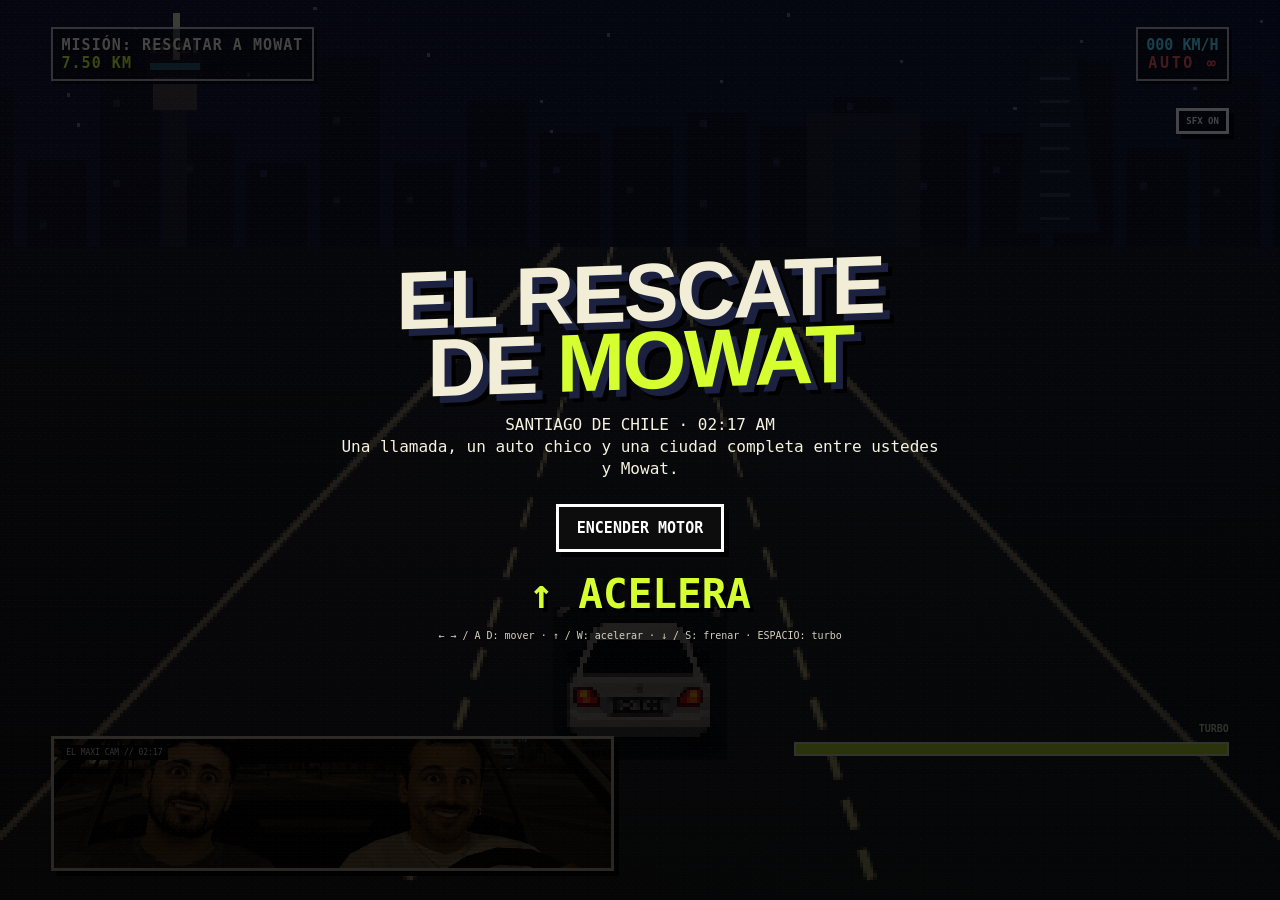
<file: mowat/vertical.html>
<!doctype html><html lang="es"><head><meta charset="utf-8"><meta name="viewport" content="width=device-width,initial-scale=1,viewport-fit=cover"><title>El rescate de Mowat — Vertical</title><style>html,body,iframe{margin:0;width:100%;height:100%;border:0;background:#000;overflow:hidden}body{position:fixed;inset:0}iframe{display:block;width:100%;height:100%}</style></head><body><iframe id="game" src="base.html" allow="autoplay"></iframe><script>const lines=["CRIS: Veo las luces respirando. Estoy demasiado drogao.","EL MAXI: Hermano, estoy demasiado drogao para esta velocidad.","CRIS: No sé si esa micro existe o la estoy alucinando.","EL MAXI: Creo que el mapa se está derritiendo.","CRIS: La Torre Entel está vibrando. Debe ser la droga.","EL MAXI: Casi chocamos, estoy drogao.","CRIS: Siento que llevamos tres horas manejando. Estoy volando.","EL MAXI: No sé si estoy viendo doble o vienen dos taxis.","CRIS: Santiago se puso psicodélico de repente.","EL MAXI: Mowat, aguanta, estamos sobreviviendo químicamente.","CRIS: Esa luz roja me está hablando, compadre.","EL MAXI: Todo se mueve lento y nosotros vamos a doscientos."];const crash=["EL MAXI: Casi chocamos, estoy drogao.","CRIS: Esa wea casi nos mata, estoy volando.","EL MAXI: Casi chocamos, veo todo en cámara lenta.","CRIS: No sé si chocamos o lo imaginé."];const f=document.getElementById('game');f.addEventListener('load',()=>{const d=f.contentDocument,dlg=d.getElementById('dialogue');if(!dlg)return;const style=d.createElement('style');style.textContent='html,body{width:100%!important;height:100%!important;overflow:hidden!important;background:#000!important}body{display:block!important}#shell{position:relative!important;width:100vw!important;height:100vh!important;max-width:none!important;max-height:none!important;overflow:hidden!important;box-shadow:none!important}canvas{position:absolute!important;top:0!important;left:50%!important;height:100%!important;width:auto!important;min-width:177.78vh!important;transform:translateX(-50%)!important}#scan,#grain{position:absolute!important;inset:0!important}#topbar{left:4%!important;right:4%!important;top:3%!important;font-size:clamp(10px,3.2vw,15px)!important}.panel{padding:.45em .55em!important}#mission{max-width:58%!important}#portraitWrap{left:4%!important;bottom:3.2%!important;width:44%!important;height:15%!important}#portraitWrap:before{font-size:8px!important}#dialogue{left:4%!important;bottom:20%!important;width:44%!important;max-width:44%!important;font-size:clamp(9px,2.7vw,12px)!important;line-height:1.15!important;padding:.42em .52em!important;border-width:2px!important;box-shadow:3px 3px 0 #000!important}#boostLabel{right:4%!important;bottom:18.5%!important;font-size:10px!important}#boost{right:4%!important;bottom:16%!important;width:34%!important;height:14px!important}#mute{right:4%!important;top:12%!important;padding:5px 7px!important;font-size:9px!important}.mbtn{display:grid!important;position:absolute!important;border-radius:10px!important;background:rgba(0,0,0,.55)!important;border:2px solid rgba(255,255,255,.8)!important;touch-action:none!important}#leftBtn,#rightBtn{width:42px!important;height:42px!important;font-size:18px!important;bottom:3%!important}#leftBtn{left:52%!important}#rightBtn{left:64%!important}#boostBtn{right:4%!important;bottom:3%!important;width:56px!important;height:56px!important;font-size:20px!important}#accelBtn{right:4%!important;bottom:10.5%!important;width:76px!important;height:52px!important;font-size:11px!important}#brakeBtn{right:4%!important;bottom:23%!important;width:76px!important;height:44px!important;font-size:10px!important}#start,#gameover{padding:18px!important}.title{font-size:clamp(44px,15vw,82px)!important}.sub{font-size:clamp(11px,3.6vw,16px)!important;max-width:90%!important}.keys{font-size:10px!important}';d.head.appendChild(style);let lock=false;const rewrite=()=>{if(lock||!dlg.classList.contains('show'))return;lock=true;const isCrash=/choc|dimos|auto aguanta|sigue/i.test(dlg.textContent);const pool=isCrash?crash:lines;dlg.textContent=pool[Math.floor(Math.random()*pool.length)];setTimeout(()=>lock=false,40)};new MutationObserver(rewrite).observe(dlg,{childList:true,characterData:true,subtree:true,attributes:true,attributeFilter:['class']});rewrite()});</script></body></html>
</file>
